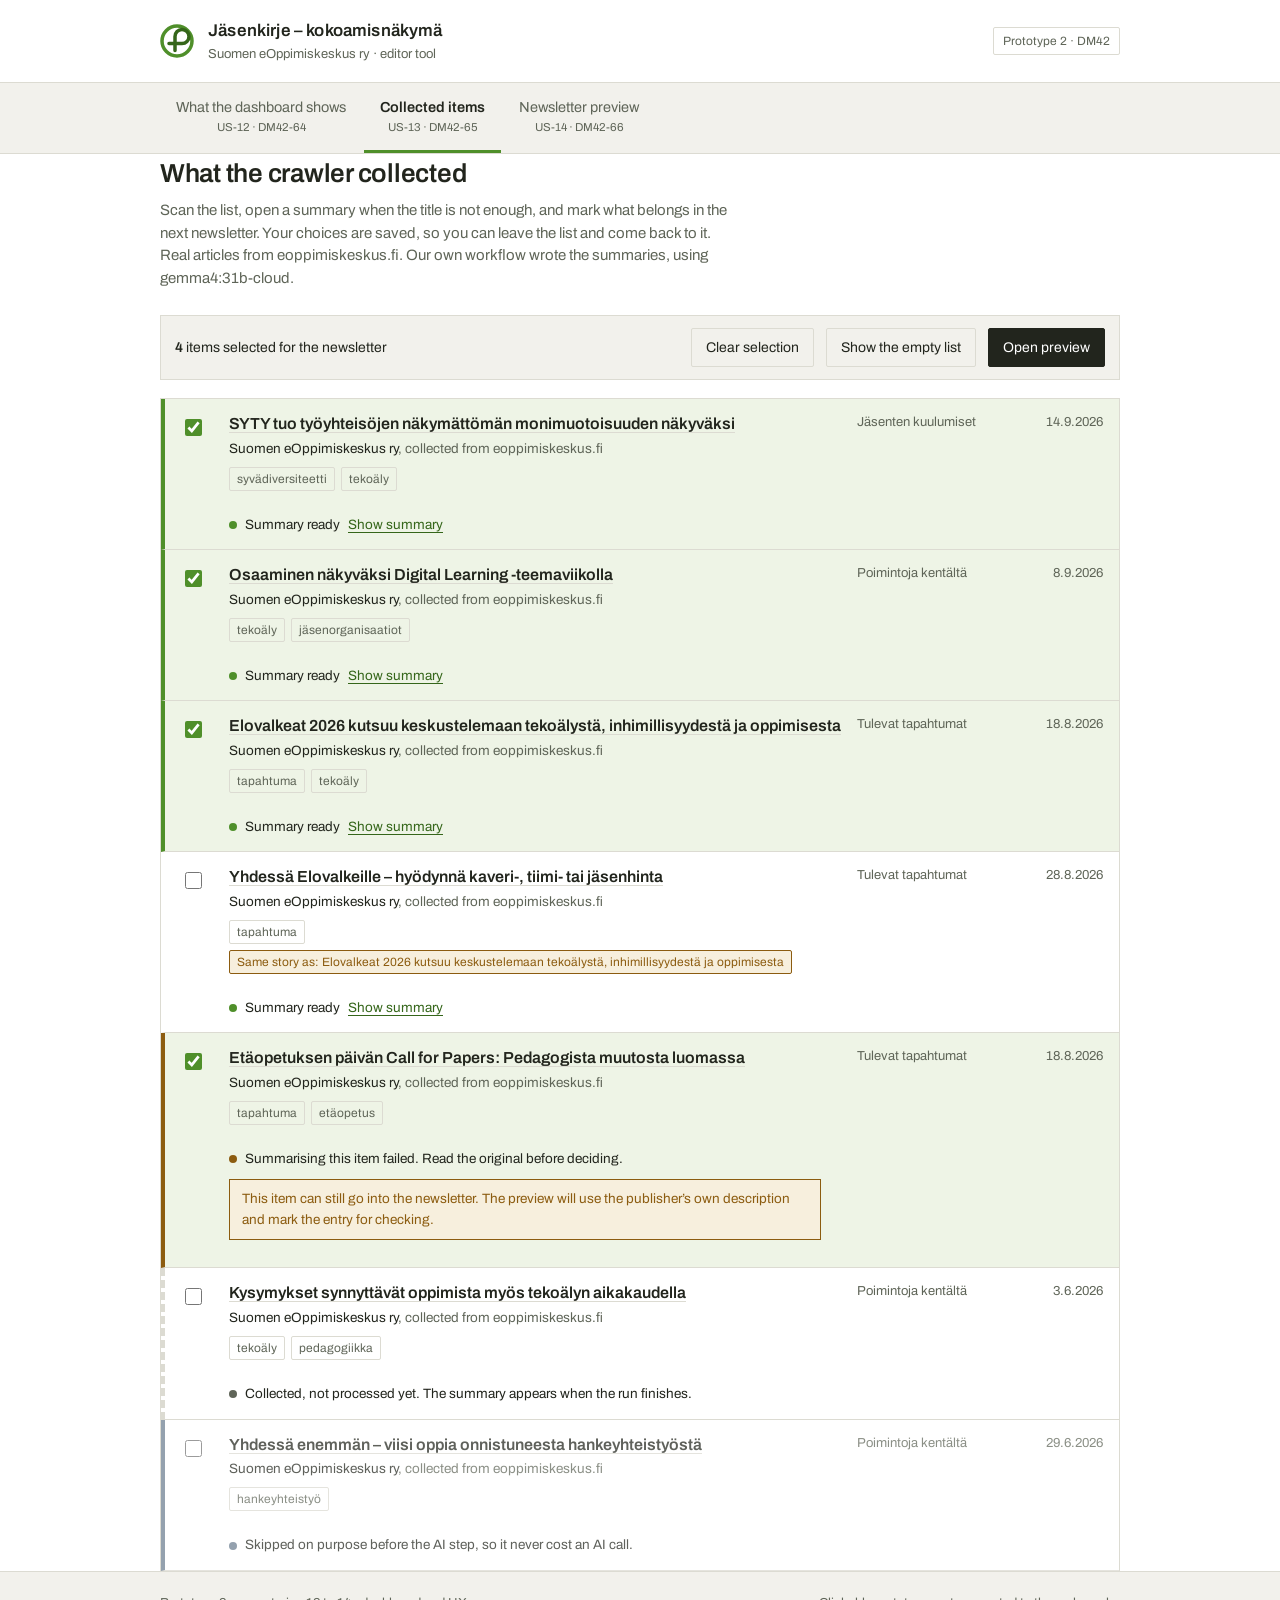
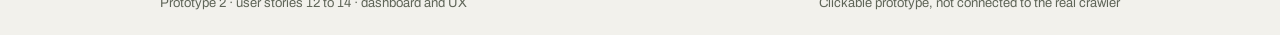
<file: prototype-2-newsletter-dashboard.html>
<!DOCTYPE html>
<html lang="en">
<head>
<meta charset="utf-8">
<meta name="viewport" content="width=device-width, initial-scale=1">
<title>Newsletter dashboard, Prototype 2 (DM42)</title>
<link rel="preconnect" href="https://fonts.googleapis.com">
<link rel="preconnect" href="https://fonts.gstatic.com" crossorigin>
<link href="https://fonts.googleapis.com/css2?family=Archivo:wght@400;500;600&family=Source+Serif+4:opsz,wght@8..60,400;8..60,600&display=swap" rel="stylesheet">
<style>
:root{
  --paper:#ffffff;
  --band:#f2f1ec;
  --ink:#22251d;
  --soft:#5f6558;
  --rule:#dcdbd2;
  --green:#4f8f2a;
  --green-deep:#35661a;
  --wash:#eef4e6;
  --amber:#8c5c10;
  --amber-wash:#f7efdd;
  --sans:"Archivo","Segoe UI",Helvetica,Arial,sans-serif;
  --serif:"Source Serif 4",Georgia,"Times New Roman",serif;
}
@media (prefers-color-scheme: dark){
  :root:not([data-theme="light"]){
    --paper:#15170f; --band:#1c1f17; --ink:#e9eae3; --soft:#a7ac9d; --rule:#343829;
    --green:#8cc460; --green-deep:#a9d684; --wash:#222d18; --amber:#d8a852; --amber-wash:#312717;
  }
}
:root[data-theme="dark"]{
  --paper:#15170f; --band:#1c1f17; --ink:#e9eae3; --soft:#a7ac9d; --rule:#343829;
  --green:#8cc460; --green-deep:#a9d684; --wash:#222d18; --amber:#d8a852; --amber-wash:#312717;
}
*{box-sizing:border-box}
html{-webkit-text-size-adjust:100%}
body{
  margin:0;background:var(--paper);color:var(--ink);
  font-family:var(--sans);font-size:16px;line-height:1.5;
}
img{max-width:100%}
a{color:var(--green-deep)}
:focus-visible{outline:2px solid var(--green);outline-offset:2px}
.wrap{max-width:1000px;margin:0 auto;padding:0 20px}

/* ---------- brand bar ---------- */
.brand{border-bottom:1px solid var(--rule);background:var(--paper)}
.brand .wrap{display:flex;align-items:center;gap:14px;padding-top:18px;padding-bottom:18px;flex-wrap:wrap}
.mark{flex:0 0 auto}
.brand h1{font-size:17px;font-weight:600;margin:0;letter-spacing:.01em}
.brand p{margin:1px 0 0;font-size:13px;color:var(--soft)}
.stamp{margin-left:auto;font-size:12px;color:var(--soft);border:1px solid var(--rule);padding:4px 9px;border-radius:2px}

/* ---------- tabs ---------- */
nav.tabs{background:var(--band);border-bottom:1px solid var(--rule)}
nav.tabs .wrap{display:flex;gap:2px;overflow-x:auto}
.tab{
  appearance:none;border:0;background:none;font:inherit;font-size:14.5px;color:var(--soft);
  padding:14px 16px;cursor:pointer;white-space:nowrap;border-bottom:3px solid transparent;
}
.tab:hover{color:var(--ink)}
.tab[aria-selected="true"]{color:var(--ink);font-weight:600;border-bottom-color:var(--green)}
.tab small{display:block;font-weight:400;font-size:11.5px;color:var(--soft)}

/* ---------- page shell ---------- */
main{padding:34px 0 70px}
.lede{max-width:64ch;margin:0 0 26px}
.lede h2{font-size:26px;font-weight:600;margin:0 0 6px;letter-spacing:-.01em}
.lede p{margin:0;color:var(--soft);font-size:15px}
[hidden]{display:none !important}

/* ---------- toolbar ---------- */
.toolbar{
  display:flex;align-items:center;gap:12px;flex-wrap:wrap;
  padding:12px 14px;background:var(--band);border:1px solid var(--rule);margin-bottom:18px;
}
.count{font-size:14px}
.count b{font-weight:600}
.spacer{margin-left:auto}
.btn{
  appearance:none;font:inherit;font-size:14px;cursor:pointer;
  background:var(--ink);color:var(--paper);border:1px solid var(--ink);padding:8px 14px;border-radius:2px;
}
.btn:hover{background:var(--green-deep);border-color:var(--green-deep);color:#fff}
.btn.ghost{background:transparent;color:var(--ink);border-color:var(--rule)}
.btn.ghost:hover{background:transparent;color:var(--green-deep);border-color:var(--green)}

/* ---------- item list ---------- */
.list{border:1px solid var(--rule);border-bottom:0}
.item{border-bottom:1px solid var(--rule);border-left:4px solid transparent;background:var(--paper)}
.item.is-selected{border-left-color:var(--green);background:var(--wash)}
.item.is-unprocessed{border-left:4px dashed var(--rule)}
.item.is-failed{border-left-color:var(--amber)}
.item.is-filtered{border-left-color:#6b7d8f;opacity:.72}
.row{display:grid;grid-template-columns:34px minmax(0,1fr) 128px 104px;gap:14px;padding:14px 16px;align-items:start}
.pick{margin-top:3px}
.pick input{width:17px;height:17px;accent-color:var(--green);cursor:pointer}
.title{font-size:16px;font-weight:600;margin:0;line-height:1.35}
.title a{color:inherit;text-decoration:none;border-bottom:1px solid var(--rule)}
.title a:hover{border-bottom-color:var(--green)}
.by{margin:4px 0 0;font-size:13.5px;color:var(--soft)}
.by .pub{color:var(--ink)}
.sig{margin:8px 0 0;display:flex;gap:6px;flex-wrap:wrap}
.chip{font-size:12px;border:1px solid var(--rule);padding:2px 7px;border-radius:2px;color:var(--soft)}
.chip.dup{border-color:var(--amber);color:var(--amber);background:var(--amber-wash)}
.kind{font-size:13px;color:var(--soft)}
.when{font-size:13px;color:var(--soft);text-align:right}
.state{grid-column:2 / -1;margin-top:10px}
.state-line{font-size:13.5px;display:flex;align-items:center;gap:8px;flex-wrap:wrap}
.dot{width:8px;height:8px;border-radius:50%;background:var(--green);flex:0 0 auto}
.dot.grey{background:var(--soft)}
.dot.amber{background:var(--amber)}
.dot.blue{background:#6b7d8f}
.linkish{
  appearance:none;border:0;background:none;font:inherit;font-size:13.5px;color:var(--green-deep);
  cursor:pointer;padding:0;text-decoration:underline;text-underline-offset:3px;
}
.summary{
  margin:10px 0 2px;padding:12px 14px;background:var(--band);border:1px solid var(--rule);
  font-size:14.5px;max-width:74ch;
}
.summary p{margin:0}
.summary .src{margin-top:7px;font-size:12.5px;color:var(--soft)}
.note{font-size:13.5px;color:var(--amber);background:var(--amber-wash);border:1px solid var(--amber);padding:9px 12px;margin-top:10px;max-width:74ch}

/* ---------- empty state ---------- */
.empty{border:1px solid var(--rule);background:var(--band);padding:44px 26px;text-align:center}
.empty h3{margin:0 0 8px;font-size:19px;font-weight:600}
.empty p{margin:0 auto 18px;max-width:46ch;color:var(--soft);font-size:15px}

/* ---------- fields table ---------- */
.tablewrap{overflow-x:auto;border:1px solid var(--rule)}
table{border-collapse:collapse;width:100%;min-width:640px;font-size:14.5px}
th,td{text-align:left;padding:11px 14px;border-bottom:1px solid var(--rule);vertical-align:top}
th{background:var(--band);font-weight:600;font-size:13.5px}
tbody tr:last-child td{border-bottom:0}
td.who{color:var(--soft)}
tr.gap td{background:var(--amber-wash)}
tr.gap td.who{color:var(--amber)}
.prov{font-size:13.5px;color:var(--soft)}
.legend{margin-top:14px;font-size:13.5px;color:var(--soft);max-width:70ch}

/* ---------- newsletter preview ---------- */
.paperframe{border:1px solid var(--rule);background:var(--paper);padding:38px 34px}
.nlhead{border-bottom:2px solid var(--green);padding-bottom:16px;margin-bottom:28px}
.nlhead h3{font-family:var(--serif);font-size:30px;font-weight:600;margin:0;letter-spacing:-.01em}
.nlhead p{margin:6px 0 0;font-size:13.5px;color:var(--soft)}
.group{margin-bottom:34px}
.group > h4{
  font-family:var(--sans);font-size:14px;font-weight:600;margin:0 0 14px;
  padding-bottom:6px;border-bottom:1px solid var(--rule);color:var(--green-deep);
}
.entry{margin:0 0 22px;padding-left:14px;border-left:2px solid var(--rule);max-width:70ch}
.entry.attention{border-left-color:var(--amber)}
.entry h5{font-family:var(--serif);font-size:19px;font-weight:600;margin:0 0 5px;line-height:1.3}
.entry .attrib{font-size:13px;color:var(--soft);margin:0 0 8px}
.entry .attrib a{color:var(--green-deep)}
.entry .text{font-family:var(--serif);font-size:16px;line-height:1.62;margin:0}
.entry .fallback{color:var(--soft)}
.flag{display:inline-block;margin-top:9px;font-size:12.5px;color:var(--amber);background:var(--amber-wash);border:1px solid var(--amber);padding:3px 8px}
.nothing{color:var(--soft);font-size:15px;font-style:italic}

footer{border-top:1px solid var(--rule);background:var(--band);padding:22px 0;font-size:13px;color:var(--soft)}
footer .wrap{display:flex;gap:16px;flex-wrap:wrap;justify-content:space-between}

@media (max-width:720px){
  .row{grid-template-columns:30px minmax(0,1fr);gap:10px}
  .kind,.when{grid-column:2;text-align:left}
  .state{grid-column:1 / -1}
  .paperframe{padding:24px 18px}
  .nlhead h3{font-size:24px}
}
@media (prefers-reduced-motion:reduce){*{transition:none !important;animation:none !important}}
</style>
</head>
<body>

<header class="brand">
  <div class="wrap">
    <svg class="mark" width="34" height="34" viewBox="0 0 34 34" aria-hidden="true">
      <circle cx="17" cy="17" r="15" fill="none" stroke="var(--green)" stroke-width="3.5"/>
      <path d="M9 19.5h13a7 7 0 1 0-7-7v14" fill="none" stroke="var(--green-deep)" stroke-width="3.5" stroke-linecap="round"/>
    </svg>
    <div>
      <h1>Jäsenkirje – kokoamisnäkymä</h1>
      <p>Suomen eOppimiskeskus ry · editor tool</p>
    </div>
    <span class="stamp">Prototype 2 · DM42</span>
  </div>
</header>

<nav class="tabs">
  <div class="wrap" role="tablist" aria-label="Prototype pages">
    <button class="tab" role="tab" id="tab-fields" aria-controls="page-fields" aria-selected="false" data-page="fields">What the dashboard shows<small>US-12 · DM42-64</small></button>
    <button class="tab" role="tab" id="tab-dash" aria-controls="page-dash" aria-selected="true" data-page="dash">Collected items<small>US-13 · DM42-65</small></button>
    <button class="tab" role="tab" id="tab-preview" aria-controls="page-preview" aria-selected="false" data-page="preview">Newsletter preview<small>US-14 · DM42-66</small></button>
  </div>
</nav>

<main class="wrap">

  <!-- ============ US-12 ============ -->
  <section id="page-fields" role="tabpanel" aria-labelledby="tab-fields" hidden>
    <div class="lede">
      <h2>Fields on the dashboard, and where each one comes from</h2>
      <p>The editors agreed this list. Every field comes from a part of the system that already exists, so nothing on the screen is promised that we cannot actually produce.</p>
    </div>
    <div class="tablewrap">
      <table>
        <thead>
          <tr><th scope="col">Field</th><th scope="col">What the editor sees</th><th scope="col">Produced by</th></tr>
        </thead>
        <tbody>
          <tr><td>Title</td><td>Headline of the article, links to the original</td><td class="who">Crawler</td></tr>
          <tr><td>Publisher</td><td>Organisation that published it, named on every entry</td><td class="who">Crawler</td></tr>
          <tr><td>Source</td><td>Feed or site the item was collected from</td><td class="who">Crawler</td></tr>
          <tr><td>Publication date</td><td>Date given by the publisher</td><td class="who">Crawler</td></tr>
          <tr><td>Original link</td><td>Address of the article itself</td><td class="who">Crawler</td></tr>
          <tr><td>Section</td><td>Which part of the newsletter it belongs in: events, member news, highlights from the field</td><td class="who">Editor, for now</td></tr>
          <tr><td>AI summary</td><td>Three to four sentences, one click away on the row</td><td class="who">Summarisation workflow</td></tr>
          <tr><td>Detected signals</td><td>Topic tags such as tekoäly or saavutettavuus</td><td class="who">Signal workflow</td></tr>
          <tr><td>Selection state</td><td>Whether the item is going into this newsletter</td><td class="who">Dashboard</td></tr>
          <tr><td>Duplicate marker</td><td>Points at the item this one repeats</td><td class="who">Dashboard</td></tr>
          <tr class="gap"><td>Author</td><td>Requested by the editors, but left out of the design</td><td class="who">Nobody</td></tr>
        </tbody>
      </table>
    </div>
    <p class="legend">Author was checked with the crawler owner: most of the sources do not publish a machine-readable author, so the field would usually be empty. It is recorded here as a known gap rather than built into the dashboard. Section is stored on every item, but nothing fills it in automatically yet, so for now an editor picks it.</p>
  </section>

  <!-- ============ US-13 ============ -->
  <section id="page-dash" role="tabpanel" aria-labelledby="tab-dash">
    <div class="lede">
      <h2>What the crawler collected</h2>
      <p>Scan the list, open a summary when the title is not enough, and mark what belongs in the next newsletter. Your choices are saved, so you can leave the list and come back to it.</p>
      <p class="prov">Real articles from eoppimiskeskus.fi. Our own workflow wrote the summaries, using gemma4:31b-cloud.</p>
    </div>

    <div class="toolbar">
      <span class="count"><b id="selcount">0</b> items selected for the newsletter</span>
      <span class="spacer"></span>
      <button class="btn ghost" id="clearsel" type="button">Clear selection</button>
      <button class="btn ghost" id="toggleempty" type="button">Show the empty list</button>
      <button class="btn" id="gopreview" type="button">Open preview</button>
    </div>

    <div class="list" id="list"></div>

    <div class="empty" id="emptystate" hidden>
      <h3>Nothing collected yet</h3>
      <p>The crawler has not brought in any items for this period. The next run is tonight at 02:00. Fetch now to check the sources straight away.</p>
      <button class="btn" id="exitempty" type="button">Fetch now</button>
    </div>
  </section>

  <!-- ============ US-14 ============ -->
  <section id="page-preview" role="tabpanel" aria-labelledby="tab-preview" hidden>
    <div class="lede">
      <h2>The newsletter as the members will read it</h2>
      <p>Selected items in the order the newsletter uses. Read it through before sending, and go back to the list to change what is in it.</p>
    </div>

    <div class="toolbar">
      <span class="count"><b id="prevcount">0</b> items in this draft</span>
      <span class="spacer"></span>
      <button class="btn ghost" id="backtolist" type="button">Back to the list</button>
      <button class="btn" id="sendbtn" type="button">Send to members</button>
    </div>

    <div class="paperframe">
      <div class="nlhead">
        <h3>Jäsenkirje 9/2026</h3>
        <p>Draft · not sent · Suomen eOppimiskeskus ry</p>
      </div>
      <div id="preview"></div>
    </div>
  </section>

</main>

<footer>
  <div class="wrap">
    <span>Prototype 2 · user stories 12 to 14 · dashboard and UX</span>
    <span>Clickable prototype, not connected to the real crawler</span>
  </div>
</footer>

<script>
var ITEMS = [
  {
    "id": "i1",
    "title": "SYTY tuo työyhteisöjen näkymättömän monimuotoisuuden näkyväksi",
    "publisher": "Suomen eOppimiskeskus ry",
    "source": "eoppimiskeskus.fi",
    "date": "14.9.2026",
    "url": "https://eoppimiskeskus.fi/syty-tuo-tyoyhteisojen-nakymattoman-monimuotoisuuden-nakyvaksi/",
    "section": "Jäsenten kuulumiset",
    "group": "members",
    "signals": [
      "syvädiversiteetti",
      "tekoäly"
    ],
    "status": "ok",
    "summary": "Työyhteisön monimuotoisuus rakentuu myös erilaisten ajattelutapojen, arvojen, vahvuuksien, kokemusten ja oppimistapojen varaan. Syyskuussa alkanut SYTY-hanke auttaa organisaatioita tunnistamaan tämän monimuotoisuuden ja hyödyntämään sitä voimavarana. eOppimiskeskus vastaa hankkeessa digitaalisiin työkaluihin ja tekoälyyn liittyvästä kokonaisuudesta."
  },
  {
    "id": "i2",
    "title": "Osaaminen näkyväksi Digital Learning -teemaviikolla",
    "publisher": "Suomen eOppimiskeskus ry",
    "source": "eoppimiskeskus.fi",
    "date": "8.9.2026",
    "url": "https://eoppimiskeskus.fi/osaaminen-nakyvaksi-digital-learning-teemaviikolla/",
    "section": "Poimintoja kentältä",
    "group": "field",
    "signals": [
      "tekoäly",
      "jäsenorganisaatiot"
    ],
    "status": "ok",
    "summary": "UNESCOn Digital Learning -teemaviikkoa vietetään 8.–11.9.2026 teemalla Education in the age of AI. eOppimiskeskus juhlistaa viikkoa esittelemällä jäsenistönsä osaamista ja kehitystyötä. Tekstissä mainitaan Qridin ja Sanoma Pron yhteistyö, RATEKOn eKoulutusten tavoittavuus sekä GreenICTComp-koulutuksen materiaalit."
  },
  {
    "id": "i3",
    "title": "Elovalkeat 2026 kutsuu keskustelemaan tekoälystä, inhimillisyydestä ja oppimisesta",
    "publisher": "Suomen eOppimiskeskus ry",
    "source": "eoppimiskeskus.fi",
    "date": "18.8.2026",
    "url": "https://eoppimiskeskus.fi/elovalkeat-2026-kutsuu-keskustelemaan-tekoalysta-inhimillisyydesta-ja-oppimisesta/",
    "section": "Tulevat tapahtumat",
    "group": "events",
    "signals": [
      "tapahtuma",
      "tekoäly"
    ],
    "status": "ok",
    "summary": "Tampereella järjestettävässä Elovalkeat 2026 -tapahtumassa käsitellään työn muutosta tekoälymurroksen aikana 17.9.2026 klo 12–16 Kokouskeskus Puistotornissa. Tilaisuus on suunnattu johtajille, esihenkilöille sekä henkilöstö- ja kehittämisvastaaville, ja puhujina ovat Niina Majaniemi, Johanna Pystynen, Laura Katajisto ja Henna-Riikka Ahvenjärvi. eOppimiskeskuksen jäsenet saavat tapahtumasta jäsenhinnan."
  },
  {
    "id": "i4",
    "title": "Yhdessä Elovalkeille – hyödynnä kaveri-, tiimi- tai jäsenhinta",
    "publisher": "Suomen eOppimiskeskus ry",
    "source": "eoppimiskeskus.fi",
    "date": "28.8.2026",
    "url": "https://eoppimiskeskus.fi/yhdessa-elovalkeille-hyodynna-kaveri-tiimi-tai-jasenhinta/",
    "section": "Tulevat tapahtumat",
    "group": "events",
    "signals": [
      "tapahtuma"
    ],
    "status": "ok",
    "duplicateOf": "Elovalkeat 2026 kutsuu keskustelemaan tekoälystä, inhimillisyydestä ja oppimisesta",
    "summary": "Elovalkeat 2026 järjestetään 17.9.2026 Tampereen Kokouskeskus Puistotornissa. Tapahtumassa käsitellään tekoälyn vaikutuksia työhön ja oppimiseen keynote-puheenvuorojen, sytykepajojen ja keskustelujen muodossa. Suomen eOppimiskeskus ry:n jäsenet osallistuvat tapahtumaan 69 eurolla."
  },
  {
    "id": "i5",
    "title": "Etäopetuksen päivän Call for Papers: Pedagogista muutosta luomassa",
    "publisher": "Suomen eOppimiskeskus ry",
    "source": "eoppimiskeskus.fi",
    "date": "18.8.2026",
    "url": "https://eoppimiskeskus.fi/etaopetuksen-paivan-call-for-papers-pedagogista-muutosta-luomassa/",
    "section": "Tulevat tapahtumat",
    "group": "events",
    "signals": [
      "tapahtuma",
      "etäopetus"
    ],
    "status": "failed",
    "summary": null,
    "publisherText": "Miltä pedagoginen muutos näyttää käytännössä etä- ja hybridiopetuksessa?"
  },
  {
    "id": "i6",
    "title": "Kysymykset synnyttävät oppimista myös tekoälyn aikakaudella",
    "publisher": "Suomen eOppimiskeskus ry",
    "source": "eoppimiskeskus.fi",
    "date": "3.6.2026",
    "url": "https://eoppimiskeskus.fi/kysymykset-synnyttavat-oppimista-myos-tekoalyn-aikakaudella/",
    "section": "Poimintoja kentältä",
    "group": "field",
    "signals": [
      "tekoäly",
      "pedagogiikka"
    ],
    "status": "new",
    "summary": null
  },
  {
    "id": "i7",
    "title": "Yhdessä enemmän – viisi oppia onnistuneesta hankeyhteistyöstä",
    "publisher": "Suomen eOppimiskeskus ry",
    "source": "eoppimiskeskus.fi",
    "date": "29.6.2026",
    "url": "https://eoppimiskeskus.fi/yhdessa-enemman-viisi-oppia-onnistuneesta-hankeyhteistyosta/",
    "section": "Poimintoja kentältä",
    "group": "field",
    "signals": [
      "hankeyhteistyö"
    ],
    "status": "filtered",
    "summary": null
  }
];

var GROUPS = [
  {key:"events", label:"Tulevat tapahtumat"},
  {key:"members", label:"Jäsenten kuulumiset"},
  {key:"field", label:"Poimintoja kentältä"}
];

var KEY = "dm42.proto2.selection";
var selected = {};
try{
  var saved = localStorage.getItem(KEY);
  if(saved){ selected = JSON.parse(saved) || {}; }
  else { selected = {i1:true, i2:true, i3:true, i5:true}; }
}catch(e){ selected = {i1:true, i2:true, i3:true, i5:true}; }

function persist(){
  try{ localStorage.setItem(KEY, JSON.stringify(selected)); }catch(e){}
}
function selectedIds(){
  return ITEMS.filter(function(it){ return !!selected[it.id]; }).map(function(it){ return it.id; });
}
function esc(s){
  return String(s).replace(/[&<>"']/g, function(c){
    return {"&":"&amp;","<":"&lt;",">":"&gt;",'"':"&quot;","'":"&#39;"}[c];
  });
}

/* ---------- dashboard ---------- */
function statusLine(it){
  if(it.status === "ok"){
    return '<span class="dot"></span><span>Summary ready</span>' +
           '<button class="linkish" type="button" data-toggle="'+it.id+'" aria-expanded="false" aria-controls="sum-'+it.id+'">Show summary</button>';
  }
  if(it.status === "new"){
    return '<span class="dot grey"></span><span>Collected, not processed yet. The summary appears when the run finishes.</span>';
  }
  if(it.status === "filtered"){
    return '<span class="dot blue"></span><span>Skipped on purpose before the AI step, so it never cost an AI call.</span>';
  }
  return '<span class="dot amber"></span><span>Summarising this item failed. Read the original before deciding.</span>';
}

function renderList(){
  var html = ITEMS.map(function(it){
    var cls = "item" + (selected[it.id] ? " is-selected" : "") +
      (it.status === "new" ? " is-unprocessed" : "") + (it.status === "failed" ? " is-failed" : "") +
      (it.status === "filtered" ? " is-filtered" : "");
    var chips = it.signals.map(function(s){ return '<span class="chip">'+esc(s)+'</span>'; }).join("");
    if(it.duplicateOf){ chips += '<span class="chip dup">Same story as: '+esc(it.duplicateOf)+'</span>'; }
    return '<article class="'+cls+'" id="item-'+it.id+'">'+
      '<div class="row">'+
        '<div class="pick"><input type="checkbox" id="chk-'+it.id+'" data-pick="'+it.id+'"'+(selected[it.id]?" checked":"")+
          ' aria-label="Select '+esc(it.title)+' for the newsletter"></div>'+
        '<div>'+
          '<h3 class="title"><a href="'+esc(it.url)+'" target="_blank" rel="noopener">'+esc(it.title)+'</a></h3>'+
          '<p class="by"><span class="pub">'+esc(it.publisher)+'</span>, collected from '+esc(it.source)+'</p>'+
          '<div class="sig">'+chips+'</div>'+
        '</div>'+
        '<div class="kind">'+esc(it.section)+'</div>'+
        '<div class="when">'+esc(it.date)+'</div>'+
        '<div class="state">'+
          '<div class="state-line">'+statusLine(it)+'</div>'+
          (it.status === "ok" ?
            '<div class="summary" id="sum-'+it.id+'" hidden><p>'+esc(it.summary)+'</p>'+
              '<p class="src">AI summary · always check it against the original</p></div>' : '')+
          (it.status === "failed" ?
            '<p class="note">This item can still go into the newsletter. The preview will use the publisher\u2019s own description and mark the entry for checking.</p>' : '')+
        '</div>'+
      '</div></article>';
  }).join("");
  document.getElementById("list").innerHTML = html;
  updateCounts();
}

function updateCounts(){
  var n = selectedIds().length;
  document.getElementById("selcount").textContent = n;
  document.getElementById("prevcount").textContent = n;
}

/* ---------- preview ---------- */
function renderPreview(){
  var chosen = ITEMS.filter(function(it){ return !!selected[it.id]; });
  var host = document.getElementById("preview");
  if(!chosen.length){
    host.innerHTML = '<p class="nothing">No items selected yet. Pick items in the list and they appear here in the newsletter order.</p>';
    updateCounts(); return;
  }
  host.innerHTML = GROUPS.map(function(g){
    var inGroup = chosen.filter(function(it){ return it.group === g.key; });
    if(!inGroup.length){ return ""; }
    var entries = inGroup.map(function(it){
      var attention = (it.status !== "ok");
      var body;
      if(it.status === "ok"){ body = '<p class="text">'+esc(it.summary)+'</p>'; }
      else if(it.publisherText){ body = '<p class="text fallback">'+esc(it.publisherText)+'</p>'; }
      else { body = '<p class="text fallback">No summary and no publisher description. Write a line here or drop the item.</p>'; }
      return '<div class="entry'+(attention?" attention":"")+'">'+
        '<h5>'+esc(it.title)+'</h5>'+
        '<p class="attrib">'+esc(it.publisher)+' · <a href="'+esc(it.url)+'" target="_blank" rel="noopener">Read the original</a></p>'+
        body+
        (attention ? '<span class="flag">Needs checking before sending. This text is the publisher\u2019s own description, not an AI summary.</span>' : '')+
      '</div>';
    }).join("");
    return '<section class="group"><h4>'+esc(g.label)+'</h4>'+entries+'</section>';
  }).join("");
  updateCounts();
}

/* ---------- interactions ---------- */
document.getElementById("list").addEventListener("click", function(ev){
  var t = ev.target.closest("[data-toggle]");
  if(!t) return;
  var box = document.getElementById("sum-"+t.getAttribute("data-toggle"));
  var open = box.hasAttribute("hidden");
  if(open){ box.removeAttribute("hidden"); } else { box.setAttribute("hidden",""); }
  t.setAttribute("aria-expanded", open ? "true" : "false");
  t.textContent = open ? "Hide summary" : "Show summary";
});

document.getElementById("list").addEventListener("change", function(ev){
  var t = ev.target.closest("[data-pick]");
  if(!t) return;
  var id = t.getAttribute("data-pick");
  if(t.checked){ selected[id] = true; } else { delete selected[id]; }
  persist();
  document.getElementById("item-"+id).classList.toggle("is-selected", !!selected[id]);
  updateCounts();
});

document.getElementById("clearsel").addEventListener("click", function(){
  selected = {}; persist(); renderList();
});

var emptyOn = false;
function setEmpty(on){
  emptyOn = on;
  document.getElementById("list").hidden = on;
  document.getElementById("emptystate").hidden = !on;
  document.getElementById("toggleempty").textContent = on ? "Show the collected items" : "Show the empty list";
}
document.getElementById("toggleempty").addEventListener("click", function(){ setEmpty(!emptyOn); });
document.getElementById("exitempty").addEventListener("click", function(){ setEmpty(false); });

function show(page){
  ["fields","dash","preview"].forEach(function(p){
    var panel = document.getElementById("page-"+p);
    var tab = document.querySelector('[data-page="'+p+'"]');
    var on = (p === page);
    panel.hidden = !on;
    tab.setAttribute("aria-selected", on ? "true" : "false");
  });
  if(page === "preview"){ renderPreview(); }
  window.scrollTo({top:0, behavior:"auto"});
}
Array.prototype.forEach.call(document.querySelectorAll(".tab"), function(tab){
  tab.addEventListener("click", function(){ show(tab.getAttribute("data-page")); });
});
document.getElementById("gopreview").addEventListener("click", function(){ show("preview"); });
document.getElementById("backtolist").addEventListener("click", function(){ show("dash"); });
document.getElementById("sendbtn").addEventListener("click", function(){
  var risky = ITEMS.filter(function(it){ return selected[it.id] && it.status !== "ok"; }).length;
  alert(risky ? (risky + (risky === 1 ? " entry needs" : " entries need") + " checking before this draft can be sent.") : "Draft is ready to send.");
});

renderList();
renderPreview();
</script>
</body>
</html>
</file>
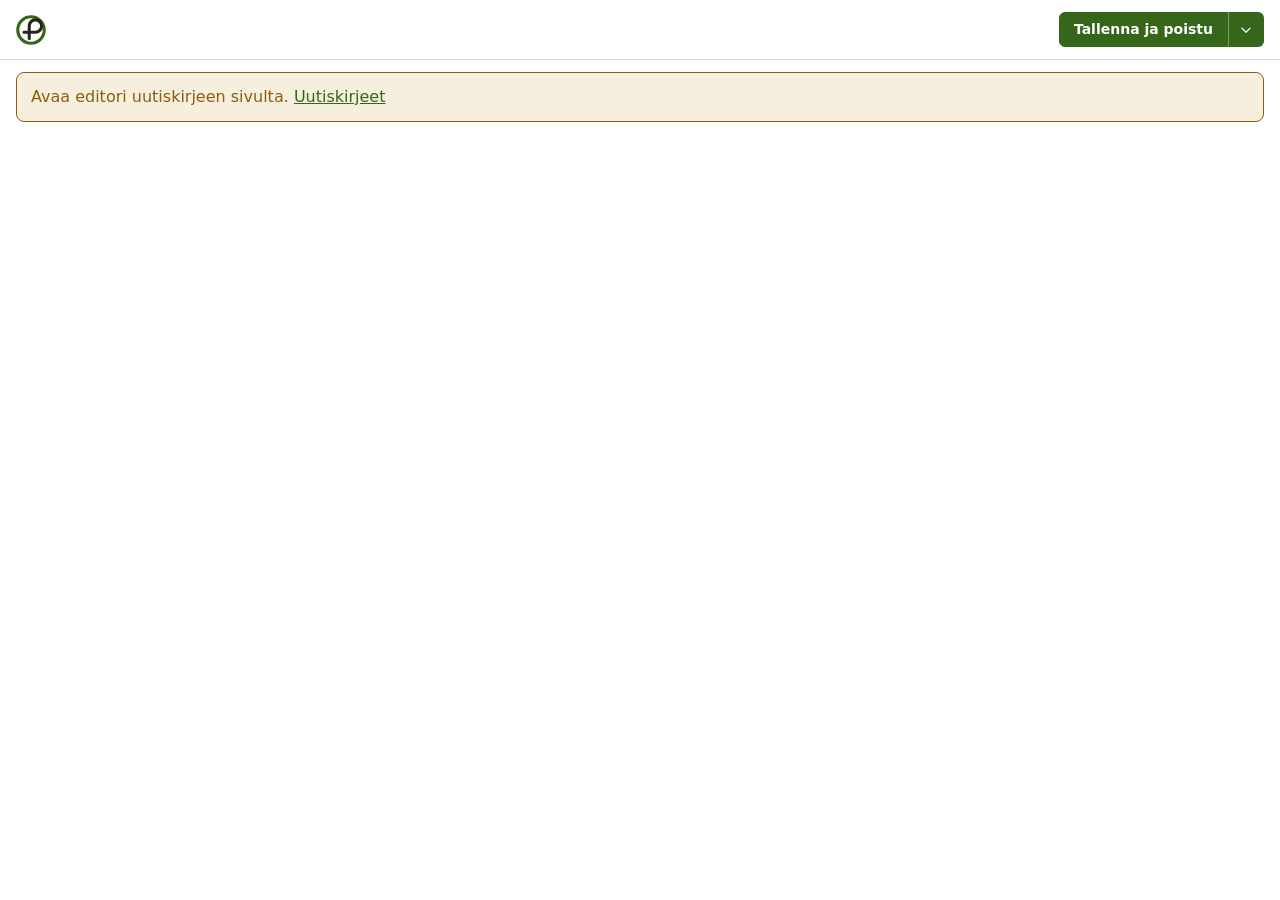
<file: dashboard/web/editor.html>
<!doctype html>
<html lang="fi">
<head>
<meta charset="utf-8">
<meta name="viewport" content="width=device-width, initial-scale=1">
<meta name="color-scheme" content="light dark">
<script src="js/theme.js"></script>
<meta name="referrer" content="no-referrer">
<title>Uutiskirjeen editori</title>
<link rel="icon" href="favicon.svg" type="image/svg+xml">
<link rel="stylesheet" href="css/base.css">
<link rel="stylesheet" href="css/ui.css">
<link rel="stylesheet" href="css/editor.css">
<script type="module" src="js/editor/main.js"></script>
</head>
<body class="editor-page">
<header class="ed-top">
  <a class="ed-logo" href="index.html#/newsletters" data-t-label="editor.toList">
    <svg class="mark" width="30" height="30" viewBox="0 0 34 34" aria-hidden="true">
      <circle class="ring" cx="17" cy="17" r="15"/>
      <path class="letter" d="M9 19.5h13a7 7 0 1 0-7-7v14"/>
    </svg>
  </a>
  <div class="ed-name-wrap"><button type="button" class="ed-name" id="ed-name"></button></div>
  <span class="ed-saved" id="ed-saved" aria-live="polite"></span>
  <div class="ed-top-actions">
    <button type="button" class="btn ghost" id="ed-test" data-t-label="editor.sendTest" hidden><span data-icon="send" data-icon-size="18"></span> <span data-t="editor.sendTest"></span></button>
    <div class="ed-split">
      <button type="button" class="btn" id="ed-exit"><span class="ed-wide" data-t="editor.saveExit"></span><span class="ed-narrow" data-t="editor.done"></span></button>
      <button type="button" class="btn ed-split-caret" id="ed-exit-menu" data-popover-anchor data-t-label="editor.moreSaving" data-icon="chevronDown" data-icon-size="18"></button>
    </div>
  </div>
</header>

<p class="ed-message problem" id="ed-message" hidden></p>

<div class="ed-body">
  <nav class="ed-rail" data-t-label="rail.label">
    <button type="button" class="ed-rail-item" data-panel="blocks" aria-current="true"><span data-icon="blocks" data-icon-size="22"></span><span data-t="rail.blocks"></span></button>
    <button type="button" class="ed-rail-item" data-panel="sections"><span data-icon="sections" data-icon-size="22"></span><span data-t="rail.sections"></span></button>
    <button type="button" class="ed-rail-item" data-panel="styles"><span data-icon="styles" data-icon-size="22"></span><span data-t="rail.styles"></span></button>
    <button type="button" class="ed-rail-item" data-panel="check"><span data-icon="check" data-icon-size="22"></span><span data-t="rail.check"></span><span class="ed-badge" id="ed-check-badge" hidden></span></button>
  </nav>

  <aside class="ed-panel" id="ed-panel">
    <div class="ed-panel-page" id="panel-blocks"></div>
    <div class="ed-panel-page" id="panel-sections" hidden></div>
    <div class="ed-panel-page" id="panel-styles" hidden></div>
    <div class="ed-panel-page" id="panel-check" hidden></div>
    <div class="ed-panel-page ed-settings" id="panel-settings" hidden></div>
  </aside>

  <main class="ed-canvas">
    <h1 class="sr-only" id="ed-title"></h1>
    <p class="ed-phone-note" data-t="editor.phoneNote"></p>
    <div class="ed-canvas-bar">
      <div class="ed-devices" role="group" data-t-label="editor.view">
        <button type="button" class="ed-device" id="ed-desktop" aria-pressed="true" data-t-label="editor.desktop" data-icon="desktop"></button>
        <button type="button" class="ed-device" id="ed-tablet" aria-pressed="false" data-t-label="editor.tablet" data-icon="tablet"></button>
        <button type="button" class="ed-device" id="ed-phone" aria-pressed="false" data-t-label="editor.mobile" data-icon="mobile"></button>
      </div>
      <button type="button" class="ed-model" id="ed-model" aria-haspopup="menu" hidden></button>
      <div class="ed-canvas-tools">
        <button type="button" class="ed-tool" id="ed-undo" data-t-label="editor.undo" data-icon="undo"></button>
        <button type="button" class="ed-tool" id="ed-redo" data-t-label="editor.redo" data-icon="redo"></button>
        <button type="button" class="ed-tool ed-tool-badge" id="ed-comments-toggle" data-t-label="editor.comments"><span data-icon="comment"></span><span class="ed-badge" id="ed-comments-badge" hidden></span></button>
        <button type="button" class="btn ghost small" id="ed-preview" data-t="editor.preview"></button>
      </div>
    </div>
    <div class="ed-texttools" id="ed-texttools" role="toolbar" data-t-label="tt.label" hidden></div>
    <div class="ed-stage" id="ed-stage" data-device="desktop">
      <iframe class="ed-frame" id="ed-frame" data-t-label="editor.canvas"></iframe>
      <div class="ed-layer" id="ed-layer"></div>
    </div>
  </main>

  <aside class="ed-comments" id="ed-comments" hidden></aside>
</div>
</body>
</html>
</file>
<file: dashboard/web/css/base.css>
/* What every page shares: colours, text, the top bar and buttons.
   The colours are Tara's from prototype 2. Her green is the green of the
   association's logo, and her amber and grey mark an article's state. The
   newsletter itself keeps the teal and pink of the emails the members
   already receive. The fonts are the ones already on the computer, so
   opening the dashboard sends nothing to Google. */

:root {
  --bg: #f4f4ef;
  --surface: #ffffff;
  --ink: #22251d;
  --soft: #5f6558;
  --rule: #dcdbd2;
  --brand: #35661a;
  --brand-strong: #2a5214;
  --brand-soft: #eef4e6;
  --on-brand: #ffffff;
  --accent: #b9de95;
  --link: #35661a;
  --button: #35661a;
  --button-ink: #ffffff;
  --button-hover: #2a5214;
  --green: #3f7a1f;
  --green-soft: #eef4e6;
  --amber: #8c5c10;
  --amber-soft: #f7efdd;
  --slate: #56677a;
  --slate-soft: #eef1f4;
  --focus: #4f8f2a;
  --radius: 8px;
  --shadow: 0 1px 2px rgba(34, 37, 29, .07);
  --sans: system-ui, -apple-system, "Segoe UI", Roboto, Helvetica, Arial, sans-serif;
  /* A dropdown's arrow, in the soft text colour of each look (ui.css). */
  --chevron: url("data:image/svg+xml,%3Csvg xmlns='http://www.w3.org/2000/svg' viewBox='0 0 24 24' fill='none' stroke='%235f6558' stroke-width='2' stroke-linecap='round' stroke-linejoin='round'%3E%3Cpath d='M6.5 9.5l5.5 5.5 5.5-5.5'/%3E%3C/svg%3E");
  color-scheme: light;
}

@media (prefers-color-scheme: dark) {
  :root:not([data-theme="light"]) {
    --bg: #15170f;
    --surface: #1c1f17;
    --ink: #e9eae3;
    --soft: #a7ac9d;
    --rule: #343829;
    --brand: #24361a;
    --brand-strong: #1a2812;
    --brand-soft: #222d18;
    --accent: #a9d684;
    --link: #a9d684;
    --button: #8cc460;
    --button-ink: #15170f;
    --button-hover: #a9d684;
    --green: #8cc460;
    --green-soft: #222d18;
    --amber: #d8a852;
    --amber-soft: #312717;
    --slate: #a6b7c8;
    --slate-soft: #1c252e;
    --focus: #8cc460;
    --shadow: none;
    --chevron: url("data:image/svg+xml,%3Csvg xmlns='http://www.w3.org/2000/svg' viewBox='0 0 24 24' fill='none' stroke='%23a7ac9d' stroke-width='2' stroke-linecap='round' stroke-linejoin='round'%3E%3Cpath d='M6.5 9.5l5.5 5.5 5.5-5.5'/%3E%3C/svg%3E");
    color-scheme: dark;
  }
}

:root[data-theme="dark"] {
  --bg: #15170f;
  --surface: #1c1f17;
  --ink: #e9eae3;
  --soft: #a7ac9d;
  --rule: #343829;
  --brand: #24361a;
  --brand-strong: #1a2812;
  --brand-soft: #222d18;
  --accent: #a9d684;
  --link: #a9d684;
  --button: #8cc460;
  --button-ink: #15170f;
  --button-hover: #a9d684;
  --green: #8cc460;
  --green-soft: #222d18;
  --amber: #d8a852;
  --amber-soft: #312717;
  --slate: #a6b7c8;
  --slate-soft: #1c252e;
  --focus: #8cc460;
  --shadow: none;
  --chevron: url("data:image/svg+xml,%3Csvg xmlns='http://www.w3.org/2000/svg' viewBox='0 0 24 24' fill='none' stroke='%23a7ac9d' stroke-width='2' stroke-linecap='round' stroke-linejoin='round'%3E%3Cpath d='M6.5 9.5l5.5 5.5 5.5-5.5'/%3E%3C/svg%3E");
  color-scheme: dark;
}

* { box-sizing: border-box; }
html { -webkit-text-size-adjust: 100%; }
body {
  margin: 0;
  background: var(--bg);
  color: var(--ink);
  font-family: var(--sans);
  font-size: 16px;
  line-height: 1.5;
}
a { color: var(--link); }
:focus-visible { outline: 2px solid var(--focus); outline-offset: 2px; }
[hidden] { display: none !important; }
.wrap { max-width: 1080px; margin: 0 auto; padding: 0 16px; }

/* ---------- top bar ---------- */

/* A quiet bar on the page's own surface: the green stays for the logo, the
   page in view, the main buttons and what is chosen, so it keeps meaning
   "here" and "do this". */
.topbar { background: var(--surface); color: var(--ink); border-bottom: 1px solid var(--rule); }
/* As wide as the widest page, Artikkelit, on every page, so the bar does
   not move when the page changes. */
.topbar .wrap { max-width: 1480px; }
.topbar-inner { display: flex; align-items: center; gap: 8px 28px; flex-wrap: wrap; min-height: 60px; }
.brand { display: flex; align-items: center; gap: 10px; color: inherit; text-decoration: none; }
.mark { flex: 0 0 auto; }
.mark .ring { fill: none; stroke: var(--green); stroke-width: 3.5; }
.mark .letter { fill: none; stroke: var(--ink); stroke-width: 3.5; stroke-linecap: round; }
.brand-text { display: flex; flex-direction: column; line-height: 1.2; }
.brand-name { font-size: 17px; font-weight: 650; letter-spacing: .01em; }
.brand-org { font-size: 12.5px; color: var(--soft); }

.mainnav { display: flex; gap: 4px; align-self: stretch; }
.mainnav a {
  display: flex; align-items: center; gap: 8px; padding: 0 12px; color: var(--soft); text-decoration: none;
  font-size: 15px; border-bottom: 3px solid transparent; border-top: 3px solid transparent;
}
.mainnav a:hover { color: var(--ink); }
.mainnav a[aria-current="page"] { color: var(--ink); font-weight: 600; border-bottom-color: var(--green); }
/* The icons are for the tab bar a phone has at the bottom. */
.mainnav .icon { display: none; }

.topbar-end { margin-left: auto; display: flex; align-items: center; gap: 18px; font-size: 14px; }
/* The user's menu: who is logged in, the look, the language, logging out. */
.user-btn {
  appearance: none; display: flex; align-items: center; gap: 8px; min-height: 38px; padding: 3px 10px 3px 3px;
  border: 1px solid var(--rule); border-radius: 999px; background: var(--surface);
  color: inherit; font: inherit; font-size: 14px; cursor: pointer;
}
.user-btn:hover, .user-btn[aria-expanded="true"] { background: var(--bg); border-color: var(--soft); }
.user-avatar {
  width: 30px; height: 30px; border-radius: 50%; display: grid; place-items: center; flex: 0 0 auto;
  background: var(--accent); color: #1f3311; font-size: 12px; font-weight: 700; letter-spacing: .03em;
}
.user-name { max-width: 18ch; overflow: hidden; text-overflow: ellipsis; white-space: nowrap; }
.user-chevron { color: var(--soft); transition: transform .15s; }
.user-btn[aria-expanded="true"] .user-chevron { transform: rotate(180deg); }
.topbar-link {
  appearance: none; border: 0; background: none; padding: 0; cursor: pointer;
  font: inherit; color: var(--link); text-decoration: underline; text-underline-offset: 3px;
}
.langswitch { border: 1px solid var(--rule); border-radius: 999px; padding: 2px 10px; text-decoration: none; }
.langswitch:hover { border-color: var(--link); }

/* ---------- page ---------- */

.page { padding-top: 26px; padding-bottom: 64px; }
.pagehead { margin-bottom: 18px; }
.pagehead h1 { font-size: 26px; font-weight: 650; margin: 0 0 4px; letter-spacing: -.01em; }
.pagehead p { margin: 0; color: var(--soft); max-width: 70ch; }
.card {
  background: var(--surface); border: 1px solid var(--rule); border-radius: var(--radius);
  box-shadow: var(--shadow);
}
.loading { color: var(--soft); }
.problem { color: var(--amber); background: var(--amber-soft); border: 1px solid var(--amber); border-radius: var(--radius); padding: 12px 14px; }

/* ---------- buttons ---------- */

.btn {
  appearance: none; font: inherit; font-size: 14px; font-weight: 550; cursor: pointer;
  background: var(--button); color: var(--button-ink); border: 1px solid var(--button);
  padding: 7px 14px; border-radius: 6px; line-height: 1.3;
  /* A link that looks like a button is a button: no underline, and an icon
     beside its words lines up. */
  display: inline-flex; align-items: center; justify-content: center; gap: 6px; text-decoration: none;
}
.btn:hover { background: var(--button-hover); border-color: var(--button-hover); }
.btn.ghost { background: var(--surface); color: var(--link); border-color: var(--rule); }
.btn.ghost:hover { border-color: var(--link); }
.btn.small { font-size: 13px; padding: 4px 11px; }
.btn:disabled { opacity: .55; cursor: default; }
.linkish {
  appearance: none; border: 0; background: none; font: inherit; color: var(--link);
  cursor: pointer; padding: 0; text-decoration: underline; text-underline-offset: 3px;
}
.linkish:disabled { color: var(--soft); cursor: default; }

/* On a phone the bar is one row in the association's green, with its name,
   and the pages are a tab bar at the bottom, where a thumb reaches them. */
@media (max-width: 760px) {
  .topbar { background: var(--brand); color: var(--on-brand); border-bottom: 0; }
  .topbar-inner { min-height: 60px; gap: 6px 12px; flex-wrap: nowrap; }
  .brand:focus-visible, .topbar-end :focus-visible { outline-color: var(--accent); }
  .mark .ring { stroke: var(--accent); }
  .mark .letter { stroke: var(--on-brand); }
  .brand-org { color: inherit; opacity: .8; }
  .user-btn { border-color: rgba(255, 255, 255, .28); background: rgba(255, 255, 255, .06); }
  .user-btn:hover, .user-btn[aria-expanded="true"] { background: rgba(255, 255, 255, .16); border-color: rgba(255, 255, 255, .5); }
  .user-chevron { color: inherit; opacity: .8; }
  .topbar-link { color: inherit; }
  .langswitch { border-color: rgba(255, 255, 255, .45); }
  .langswitch:hover { border-color: var(--on-brand); }
  .mainnav {
    position: fixed; z-index: 900; left: 0; right: 0; bottom: 0; display: grid; grid-auto-flow: column;
    grid-auto-columns: minmax(0, 1fr); gap: 4px; padding: 5px 8px calc(5px + env(safe-area-inset-bottom, 0px));
    background: var(--surface); border-top: 1px solid var(--rule); box-shadow: 0 -4px 16px rgba(0, 0, 0, .06);
  }
  .mainnav a {
    flex-direction: column; justify-content: center; gap: 2px; min-height: 50px; padding: 4px 2px; border: 0;
    border-radius: 10px; font-size: 12px; text-align: center;
  }
  .mainnav .icon { display: block; }
  .mainnav a[aria-current="page"] { color: var(--link); background: var(--brand-soft); font-weight: 650; }
  body:has(#mainnav:not([hidden])) { padding-bottom: calc(64px + env(safe-area-inset-bottom, 0px)); }
  .topbar-end { gap: 12px; }
  .user-name { display: none; }
  .user-btn { padding-right: 8px; }
}

/* While the app starts, and for a moment after logging in: the
   association's logo until the first page has what it shows (app.js). */
.splash { position: fixed; inset: 0; z-index: 2000; display: flex; flex-direction: column; align-items: center;
  justify-content: center; gap: 26px; padding: 24px; background: var(--bg); transition: opacity .25s ease; }
.splash[hidden] { display: none; }
.splash.out { opacity: 0; pointer-events: none; }
.splash img { width: 304px; max-width: 72vw; height: auto; }
.splash-bar { position: relative; width: 150px; height: 3px; border-radius: 2px; background: var(--rule); overflow: hidden; }
.splash-bar i { position: absolute; top: 0; bottom: 0; left: -40%; width: 40%; border-radius: 2px; background: var(--green);
  animation: splash-slide 1.1s ease-in-out infinite; }
@keyframes splash-slide { to { left: 100%; } }
.splash-word { position: absolute; width: 1px; height: 1px; overflow: hidden; clip-path: inset(50%); white-space: nowrap; }

@media (prefers-reduced-motion: reduce) {
  * { transition: none !important; animation: none !important; }
  .splash-bar i { left: 30%; }
}
</file>
<file: dashboard/web/css/ui.css>
/* What the dashboard's pages and the newsletter editor share: icons, form
   controls, menus, windows and the short notes that fade. Loaded after
   base.css on every page. */

:root {
  --sel: #2a7a3b;
  --sel-soft: rgba(42, 122, 59, .12);
  --hover: #6aa86f;
  --drop: #7b4ce0;
  --danger: #b42318;
  --danger-soft: #fdecea;
  --on-danger: #ffffff;
  --warn: #8c5c10;
  --warn-soft: #fbf1df;
}
@media (prefers-color-scheme: dark) {
  :root:not([data-theme="light"]) { --sel: #8cc460; --sel-soft: rgba(140, 196, 96, .16); --danger: #f2877d; --danger-soft: #3a1d1a; --on-danger: #2b0b08; --warn: #d8a852; --warn-soft: #312717; }
}
:root[data-theme="dark"] { --sel: #8cc460; --sel-soft: rgba(140, 196, 96, .16); --danger: #f2877d; --danger-soft: #3a1d1a; --on-danger: #2b0b08; --warn: #d8a852; --warn-soft: #312717; }

.icon { display: inline-block; vertical-align: middle; flex: 0 0 auto; }
/* "Suositeltu" next to a template or a way into Mailchimp. */
.cf-badge { font-size: 11px; font-weight: 650; background: var(--sel-soft); color: var(--sel); border-radius: 999px; padding: 2px 8px; }
.icon .f { fill: currentColor; stroke: none; }

/* ---------- popovers and menus ---------- */

.cf-popover {
  position: fixed; z-index: 1200; background: var(--surface); color: var(--ink); border: 1px solid var(--rule);
  border-radius: 10px; box-shadow: 0 10px 30px rgba(0, 0, 0, .16); padding: 8px; min-width: 200px; max-width: 320px;
}
.tt-menu { display: flex; flex-direction: column; min-width: 190px; }
.tt-menu-item {
  appearance: none; border: 0; background: none; color: var(--ink); font: inherit; font-size: 14px; text-align: left;
  display: flex; align-items: center; gap: 10px; padding: 8px 10px; border-radius: 6px; cursor: pointer;
}
.tt-menu-item:hover, .tt-menu-item.active { background: var(--bg); }
.tt-menu-item.danger { color: var(--danger); }
.tt-link { display: flex; flex-direction: column; gap: 6px; width: 280px; padding: 4px; }
/* A menu from a button (ui/menu.js): the user menu in the top bar. */
.mb-menu { padding: 6px; min-width: 250px; display: flex; flex-direction: column; }
.mb-head { display: grid; gap: 1px; padding: 8px 10px 10px; margin-bottom: 4px; border-bottom: 1px solid var(--rule); }
.mb-head strong { font-size: 14.5px; }
.mb-head span { font-size: 12.5px; color: var(--soft); overflow-wrap: anywhere; }
.mb-group { padding: 8px 10px 4px; font-size: 11.5px; font-weight: 650; letter-spacing: .07em; text-transform: uppercase; color: var(--soft); }
.mb-item {
  appearance: none; width: 100%; border: 0; background: none; color: var(--ink); font: inherit; font-size: 14px; text-align: left;
  display: flex; align-items: center; gap: 8px; min-height: 36px; padding: 6px 10px; border-radius: 6px; cursor: pointer;
}
.mb-item:hover { background: var(--bg); }
.mb-item:focus-visible { background: var(--bg); outline: 2px solid var(--focus); outline-offset: -2px; }
.mb-item[aria-checked="true"] { font-weight: 600; }
.mb-item .icon { color: var(--soft); }
.mb-tick { width: 16px; display: inline-flex; flex: 0 0 auto; }
.mb-tick .icon { color: var(--sel); }
.mb-sep { height: 1px; background: var(--rule); margin: 6px 4px; }
.tt-pop-title { margin: 0 0 4px; font-size: 15px; }
.tt-pop-actions { display: flex; justify-content: flex-end; gap: 8px; margin-top: 6px; }

/* ---------- form controls ---------- */

.cf-field { margin: 0 0 14px; }
.cf-label { display: block; font-size: 13px; font-weight: 600; color: var(--ink); margin: 0 0 5px; }
.cf-hint { font-size: 12.5px; color: var(--soft); margin: 5px 0 0; }
.cf-group { margin: 0 0 6px; }
.cf-group-title { font-size: 13.5px; font-weight: 650; margin: 14px 0 8px; }
.cf-row { display: flex; gap: 10px; align-items: flex-start; }
.cf-row > * { flex: 1 1 0; min-width: 0; }
.cf-input {
  width: 100%; font: inherit; font-size: 14px; color: var(--ink); background: var(--surface);
  border: 1px solid var(--rule); border-radius: 6px; padding: 7px 9px; line-height: 1.3;
}
.cf-input:focus { border-color: var(--sel); outline: none; box-shadow: 0 0 0 3px var(--sel-soft); }
.cf-area { resize: vertical; min-height: 54px; }
.cf-select { padding-right: 4px; }
/* Every dropdown alike, on every page and in both looks, with its arrow
   drawn here: the browser's own differs between systems and does not follow
   the dark look. */
select:not([multiple]):not([size]) {
  -webkit-appearance: none; appearance: none; cursor: pointer; padding-right: 30px;
  background-image: var(--chevron); background-repeat: no-repeat; background-position: right 8px center; background-size: 16px 16px;
}
select:not([multiple]):not([size]):disabled { cursor: default; opacity: .6; }
.cf-numberbox { display: flex; align-items: center; border: 1px solid var(--rule); border-radius: 6px; background: var(--surface); }
.cf-numberbox:focus-within { border-color: var(--sel); box-shadow: 0 0 0 3px var(--sel-soft); }
.cf-number { border: 0; box-shadow: none !important; -moz-appearance: textfield; min-width: 0; }
.cf-number::-webkit-inner-spin-button { -webkit-appearance: none; }
.cf-unit { font-size: 12px; color: var(--soft); padding-right: 4px; }
.cf-steps { display: flex; flex-direction: column; border-left: 1px solid var(--rule); }
.cf-step { appearance: none; border: 0; background: none; color: var(--soft); height: 16px; padding: 0 5px; cursor: pointer; display: flex; align-items: center; }
.cf-step:hover { color: var(--sel); }
.cf-seg { display: flex; flex-wrap: wrap; background: var(--bg); border: 1px solid var(--rule); border-radius: 8px; padding: 3px; gap: 2px; }
.cf-seg-item {
  flex: 1 1 auto; appearance: none; border: 0; background: none; color: var(--soft); font: inherit; font-size: 13px;
  padding: 5px 8px; border-radius: 6px; cursor: pointer; display: flex; align-items: center; justify-content: center; white-space: nowrap;
}
.cf-seg-item[aria-checked="true"] { background: var(--surface); color: var(--ink); box-shadow: 0 1px 2px rgba(0, 0, 0, .12); font-weight: 600; }
.cf-toggle { display: flex; align-items: center; gap: 10px; cursor: pointer; margin: 4px 0 12px; font-size: 14px; }
.cf-toggle-input { position: absolute; opacity: 0; width: 1px; height: 1px; }
.cf-toggle-track { position: relative; width: 36px; height: 20px; border-radius: 10px; background: #b9bdb4; flex: 0 0 auto; transition: background .15s; }
.cf-toggle-track::after { content: ""; position: absolute; top: 2px; left: 2px; width: 16px; height: 16px; border-radius: 50%; background: #fff; transition: transform .15s; }
.cf-toggle-input:checked + .cf-toggle-track { background: var(--sel); }
.cf-toggle-input:checked + .cf-toggle-track::after { transform: translateX(16px); }
.cf-toggle-input:focus-visible + .cf-toggle-track { outline: 2px solid var(--focus); outline-offset: 2px; }
.cf-check { display: flex; align-items: center; gap: 8px; font-size: 13.5px; margin: 2px 0 10px; cursor: pointer; }
.cf-sliderbox { display: flex; align-items: center; gap: 10px; }
.cf-slider { flex: 1; accent-color: var(--sel); }
.cf-slider-value { font-size: 13px; color: var(--soft); min-width: 48px; text-align: right; }
.cf-colour { display: flex; align-items: center; gap: 8px; text-align: left; cursor: pointer; }
.cf-dot { width: 18px; height: 18px; border-radius: 50%; border: 1px solid rgba(0, 0, 0, .2); flex: 0 0 auto; }
.cf-dot.none { background: repeating-linear-gradient(135deg, #fff 0 4px, #e3e3e3 4px 8px) !important; }
.cf-colour-text { font-size: 13.5px; }
.cf-colours { display: flex; flex-direction: column; gap: 8px; width: 236px; }
.cf-swatches { display: grid; grid-template-columns: repeat(9, 1fr); gap: 4px; }
.cf-swatch { appearance: none; width: 22px; height: 22px; border-radius: 50%; border: 1px solid rgba(0, 0, 0, .18); cursor: pointer; padding: 0; }
.cf-swatch:hover { transform: scale(1.12); }
.cf-hex { flex: 1; }
.cf-native { width: 40px; height: 34px; padding: 2px; border: 1px solid var(--rule); border-radius: 6px; background: var(--surface); flex: 0 0 40px !important; }
.cf-linkish { appearance: none; border: 0; background: none; color: var(--link); font: inherit; font-size: 13.5px; cursor: pointer; padding: 0; text-decoration: underline; text-underline-offset: 3px; display: inline-flex; align-items: center; gap: 4px; }
.cf-linkish.danger { color: var(--danger); }
.cf-acc { border-bottom: 1px solid var(--rule); }
.cf-acc-head {
  appearance: none; width: 100%; border: 0; background: none; color: var(--ink); font: inherit; font-size: 14.5px; font-weight: 600;
  display: flex; align-items: center; justify-content: space-between; padding: 13px 2px; cursor: pointer;
}
.cf-acc-head[aria-expanded="true"] .cf-acc-chevron { transform: rotate(180deg); }
.cf-acc-chevron { display: flex; color: var(--soft); transition: transform .15s; }
.cf-acc-body { padding: 4px 2px 14px; }
.cf-sides { margin-bottom: 4px; }

/* ---------- windows ---------- */

.md-overlay { position: fixed; inset: 0; z-index: 1100; background: rgba(20, 24, 18, .45); display: flex; align-items: center; justify-content: center; padding: 24px; }
.md-box { background: var(--surface); color: var(--ink); border-radius: 12px; box-shadow: 0 24px 60px rgba(0, 0, 0, .3); width: min(520px, 100%); max-height: calc(100vh - 48px); display: flex; flex-direction: column; }
.md-box.wide { width: min(1240px, 100%); height: calc(100vh - 48px); }
.md-head { display: flex; align-items: center; gap: 12px; padding: 16px 20px; border-bottom: 1px solid var(--rule); }
.md-title { font-size: 20px; margin: 0; flex: 1; }
.md-close { appearance: none; border: 0; background: none; color: var(--soft); padding: 6px; border-radius: 6px; cursor: pointer; display: flex; }
.md-close:hover { background: var(--bg); color: var(--ink); }
.md-body { padding: 16px 20px; overflow: auto; flex: 1; min-height: 0; }
.md-actions { display: flex; justify-content: flex-end; gap: 10px; padding: 14px 20px; border-top: 1px solid var(--rule); }
.md-box.wide .md-body { padding: 0; display: flex; }
.exit-errors { list-style: none; padding: 0; margin: 10px 0 0; display: flex; flex-direction: column; gap: 6px; }
.exit-errors li { display: flex; align-items: center; gap: 4px; color: var(--danger); }
/* What Tarkistus still lists, at the top of a window that waits for it: the
   way into Mailchimp, and the editor's test email. */
.not-ready { background: var(--danger-soft); border: 1px solid var(--danger); border-radius: 10px; padding: 12px 14px; margin: 0 0 14px; font-size: 14px; }
.not-ready p { margin: 0 0 6px; }
.not-ready-title { display: flex; align-items: center; gap: 6px; color: var(--danger); font-weight: 650; font-size: 15px; }
.not-ready-list { margin: 6px 0 0; padding-left: 22px; display: flex; flex-direction: column; gap: 3px; }
.not-ready-actions { margin-top: 12px; display: flex; flex-wrap: wrap; gap: 8px; }
.help { display: grid; gap: 10px; }
.help-row h3 { margin: 0 0 2px; font-size: 15px; }
.help-row p { margin: 0; color: var(--soft); font-size: 14px; }

.toasts { position: fixed; bottom: 20px; left: 50%; transform: translateX(-50%); z-index: 1300; display: flex; flex-direction: column; gap: 8px; align-items: center; pointer-events: none; }
.toast { background: #22251d; color: #fff; border-radius: 8px; padding: 10px 16px; font-size: 14px; box-shadow: 0 8px 20px rgba(0, 0, 0, .25); transition: opacity .4s; max-width: 80vw; }
.toast.warn { background: #8a2c1d; }
.toast.out { opacity: 0; }

.btn.danger { color: var(--danger); }
.btn.danger:not(.ghost) { background: var(--danger); border-color: var(--danger); color: #fff; }
.st-icon-btn { appearance: none; border: 1px solid transparent; background: none; color: var(--soft); padding: 5px; border-radius: 6px; cursor: pointer; display: inline-flex; flex: 0 0 auto !important; }
.st-icon-btn:hover:not(:disabled) { background: var(--bg); color: var(--ink); }
.st-icon-btn:disabled { opacity: .3; }
.st-tabs { display: flex; border-bottom: 1px solid var(--rule); margin: 0 0 14px; }
.st-tab {
  flex: 1; appearance: none; border: 0; background: none; color: var(--soft); font: inherit; font-size: 14px;
  padding: 10px 6px; cursor: pointer; border-bottom: 2px solid transparent; margin-bottom: -1px;
}
.st-tab[aria-selected="true"] { color: var(--ink); border-bottom-color: var(--sel); font-weight: 600; }
.st-note { font-size: 13.5px; color: var(--soft); margin: 0 0 12px; }
.st-warn { color: var(--warn); background: var(--warn-soft); border-radius: 6px; padding: 8px 10px; font-size: 13.5px; margin: 0 0 12px; }

/* Suggestions from the AI: subject lines and preview texts to press, on the
   newsletter page and in the editor's subject dialog. */
.ai-suggest-row { display: flex; flex-wrap: wrap; align-items: center; gap: 6px 12px; margin: 6px 0 4px; }
.ai-suggest-row .cf-hint { margin: 0; flex: 1 1 200px; min-width: 0; }
.ai-suggest { display: grid; gap: 6px; margin: 8px 0 12px; }
.ai-suggest-label { margin: 4px 0 0; font-size: 13px; font-weight: 600; color: var(--ink); }
.ai-chips { display: grid; gap: 6px; }
.ai-chip {
  text-align: left; font: inherit; font-size: 14px; line-height: 1.35; padding: 8px 11px;
  border: 1px solid var(--rule); border-radius: var(--radius); background: var(--surface); color: var(--ink);
  cursor: pointer; overflow-wrap: anywhere;
}
.ai-chip:hover { border-color: var(--brand); background: var(--brand-soft); }
.ai-chip:focus-visible { outline: 2px solid var(--focus); outline-offset: 2px; }

/* ---------- empty places (ui/empty.js) ---------- */

/* The one way an empty place looks: a mark, a title, a line on what goes
   there, and the next step. */
.empty { display: grid; justify-items: center; gap: 8px; max-width: 440px; margin: 0 auto; padding: 36px 16px; text-align: center; }
.empty-mark { display: inline-grid; place-items: center; width: 48px; height: 48px; border-radius: 50%; background: var(--brand-soft); color: var(--link); }
.empty-title { margin: 4px 0 0; font-size: 16.5px; font-weight: 650; color: var(--ink); text-wrap: balance; }
.empty-text { margin: 0; font-size: 14px; line-height: 1.5; color: var(--soft); text-wrap: pretty; }
.empty-acts { display: flex; flex-wrap: wrap; justify-content: center; gap: 8px; margin-top: 6px; }
.empty.is-problem .empty-mark { background: var(--amber-soft); color: var(--amber); }
.empty.is-problem .empty-text { color: var(--amber); }

/* How many each choice has, inside the choice. */
.cf-seg-n { margin-left: 6px; font-size: 12px; font-weight: 600; color: var(--soft); font-variant-numeric: tabular-nums; }
.cf-seg-item[aria-checked="true"] .cf-seg-n { color: var(--ink); }

/* What the AI worked out, marked the same way everywhere: a small spark in
   the accent's colour before it. */
.ai-mark { color: var(--green); flex: 0 0 auto; vertical-align: -2px; }

/* How a source is doing (Lähteet): a dot and a word. */
.health { display: inline-flex; align-items: center; gap: 6px; font-size: 12.5px; font-weight: 600; white-space: nowrap; color: var(--soft); }
.health::before { content: ""; width: 8px; height: 8px; border-radius: 50%; background: currentColor; flex: 0 0 auto; }
.health.ok { color: var(--green); }
.health.failed { color: var(--danger); }
.health.quiet, .health.unread { color: var(--amber); }
.health.waiting, .health.checking { color: var(--slate); }
.health.off::before { background: transparent; box-shadow: inset 0 0 0 1.5px currentColor; }

/* A source's new articles a week, as small bars (an SVG: the page's
   security policy allows no inline styles). */
.weeks { display: block; color: var(--green); flex: 0 0 auto; }
.weeks rect { fill: currentColor; }
.weeks rect.zero { fill: var(--rule); }

@media (max-width: 760px) {
  /* Above the tab bar a phone has at the bottom (base.css). */
  body:has(#mainnav:not([hidden])) .toasts { bottom: calc(76px + env(safe-area-inset-bottom, 0px)); }
}
</file>
<file: dashboard/web/css/editor.css>
/* The newsletter editor, laid out like Mailchimp's builder: a top bar, a
   narrow rail of panels on the left, the panel itself, and the email on a
   grey canvas. Colours come from base.css and ui.css, so the editor follows
   the dashboard's light and dark look; the email stays as its readers see
   it. */

.editor-page {
  --canvas-bg: #eceeea;
  --panel-w: 340px;
  --rail-w: 76px;
  height: 100vh;
  display: flex;
  flex-direction: column;
  overflow: hidden;
  background: var(--surface);
}
@media (prefers-color-scheme: dark) {
  :root:not([data-theme="light"]) .editor-page { --canvas-bg: #10120c; }
}
:root[data-theme="dark"] .editor-page { --canvas-bg: #10120c; }

/* ---------- top bar ---------- */

.ed-top {
  display: flex; align-items: center; gap: 14px; height: 60px; padding: 0 16px;
  border-bottom: 1px solid var(--rule); background: var(--surface); flex: 0 0 auto;
}
.ed-logo { display: flex; color: var(--ink); }
.ed-logo .ring { fill: none; stroke: var(--brand); stroke-width: 3.5; }
.ed-logo .letter { fill: none; stroke: var(--ink); stroke-width: 3.5; stroke-linecap: round; }
.ed-name-wrap { min-width: 0; flex: 0 1 auto; display: flex; }
.ed-name {
  appearance: none; border: 1px solid transparent; background: none; color: var(--ink); cursor: text;
  font: inherit; font-size: 19px; font-weight: 600; padding: 4px 8px; border-radius: 6px;
  white-space: nowrap; overflow: hidden; text-overflow: ellipsis; max-width: 42vw;
}
.ed-name:hover { border-color: var(--rule); }
.ed-name-input { font: inherit; font-size: 19px; font-weight: 600; padding: 4px 8px; border: 1px solid var(--sel); border-radius: 6px; min-width: 280px; background: var(--surface); color: var(--ink); }
.ed-saved { margin-left: auto; font-size: 13.5px; color: var(--soft); white-space: nowrap; }
.ed-saved[data-kind="error"], .ed-saved[data-kind="loggedOut"] { color: var(--danger); }
.ed-top-actions { display: flex; align-items: center; gap: 10px; }
.ed-split { display: flex; }
.ed-split .btn:first-child { border-top-right-radius: 0; border-bottom-right-radius: 0; }
.ed-split-caret { border-top-left-radius: 0; border-bottom-left-radius: 0; border-left: 1px solid rgba(255, 255, 255, .35); padding: 7px 8px; display: flex; align-items: center; }
.ed-message { margin: 12px 16px; }
.ed-failed .ed-body { display: none; }

/* ---------- the three columns ---------- */

.ed-body { flex: 1; display: flex; min-height: 0; }
.ed-rail {
  width: var(--rail-w); flex: 0 0 auto; display: flex; flex-direction: column; gap: 4px; padding: 10px 6px;
  background: var(--bg); border-right: 1px solid var(--rule);
}
.ed-rail-item {
  position: relative; appearance: none; border: 0; background: none; color: var(--soft); cursor: pointer;
  display: flex; flex-direction: column; align-items: center; gap: 4px; padding: 10px 2px; border-radius: 8px;
  font: inherit; font-size: 12px;
}
.ed-rail-item:hover { color: var(--ink); background: var(--surface); }
/* The panel that is open: a soft green tile, as the phone's tab bar marks its page. */
.ed-rail-item[aria-current="true"] { color: var(--sel); background: var(--sel-soft); font-weight: 650; }
.ed-rail-item[aria-current="true"]:hover { color: var(--sel); background: var(--sel-soft); }
.ed-badge {
  position: absolute; top: 4px; right: 8px; min-width: 18px; height: 18px; padding: 0 5px; border-radius: 9px;
  background: var(--danger); color: var(--on-danger); font-size: 11px; font-weight: 700; line-height: 18px; text-align: center;
}
.ed-tool-badge { position: relative; }
.ed-tool-badge .ed-badge { top: -4px; right: -6px; background: var(--sel); color: var(--button-ink); }

.ed-panel {
  width: var(--panel-w); flex: 0 0 auto; overflow-y: auto; background: var(--surface);
  border-right: 1px solid var(--rule); overscroll-behavior: contain;
}
.ed-panel-page { padding: 18px 16px 32px; }
.ed-panel-page.ed-settings { padding: 0 0 24px; }
.panel-title { font-size: 17px; font-weight: 650; margin: 0 0 2px; }
.panel-lead { font-size: 13.5px; color: var(--soft); margin: 0 0 14px; }
.panel-subtitle { font-size: 14.5px; font-weight: 650; margin: 22px 0 2px; display: flex; align-items: center; gap: 8px; }
.panel-subtitle .count { background: var(--sel); color: #fff; border-radius: 9px; font-size: 11px; padding: 1px 7px; }

/* ---------- the canvas ---------- */

.ed-canvas { flex: 1; min-width: 0; display: flex; flex-direction: column; background: var(--canvas-bg); }
.ed-canvas-bar {
  display: flex; align-items: center; justify-content: center; position: relative; height: 52px; padding: 0 14px;
  flex: 0 0 auto;
}
.ed-devices { display: flex; background: var(--surface); border: 1px solid var(--rule); border-radius: 8px; padding: 3px; gap: 2px; }
.ed-device { appearance: none; border: 0; background: none; color: var(--soft); padding: 5px 14px; border-radius: 6px; cursor: pointer; display: flex; }
.ed-device[aria-pressed="true"] { background: var(--sel-soft); color: var(--sel); }
.ed-canvas-tools { position: absolute; right: 14px; display: flex; align-items: center; gap: 4px; }
.ed-tool { appearance: none; border: 0; background: none; color: var(--ink); padding: 7px; border-radius: 6px; cursor: pointer; display: flex; }
.ed-tool:hover:not(:disabled) { background: var(--surface); }
.ed-tool:disabled { opacity: .35; cursor: default; }
#ed-preview { margin-left: 8px; }

.ed-stage { position: relative; flex: 1; min-height: 0; overflow: hidden; display: flex; justify-content: center; }
.ed-frame { border: 0; width: 100%; height: 100%; background: transparent; display: block; }
.ed-stage:not([data-device="desktop"]) { padding: 16px; overflow: auto; justify-content: flex-start; }
.ed-model, .pv-model {
  appearance: none; display: inline-flex; align-items: center; gap: 6px; margin-left: 8px; padding: 6px 10px 6px 12px;
  border: 1px solid var(--rule); border-radius: 8px; background: var(--surface); color: var(--ink); font: inherit; font-size: 13.5px; cursor: pointer;
}
.ed-model:hover, .pv-model:hover { border-color: var(--sel); }
.ed-model[hidden], .pv-model[hidden] { display: none; }

/* ---------- the devices (devices.js) ----------
   A computer is the plain frame. A phone or a tablet is its screen at the
   model's own width in CSS pixels, as tall as the model or as the space
   allows, in the model's own frame: the Dynamic Island and the home
   indicator of an iPhone 16, the home button of an iPhone SE, the camera
   hole of an Android phone, the even frame of an iPad. */
.dv { position: relative; display: flex; flex-direction: column; width: 100%; height: 100%; }
.dv-screen { position: relative; flex: 1; min-height: 0; display: flex; flex-direction: column; overflow: hidden; }
.dv-screen > iframe { flex: 1; min-height: 0; width: 100%; }
.dv-status, .dv-home { display: none; }
.dv:not([data-kind="desktop"]) {
  flex: 0 0 auto; box-sizing: border-box; margin: 0 auto;
  width: calc(var(--dv-w) + 2 * var(--dv-side));
  height: min(calc(var(--dv-h) + var(--dv-top) + var(--dv-bottom)), 100%);
  padding: var(--dv-top) var(--dv-side) var(--dv-bottom);
  border-radius: var(--dv-r); background: #1c1e1b;
  box-shadow: inset 0 0 0 1.5px #3d413b, 0 0 0 1px rgba(0, 0, 0, .4), 0 22px 50px rgba(0, 0, 0, .28);
}
.dv:not([data-kind="desktop"]) .dv-screen { border-radius: var(--dv-sr); background: #fff; }
.dv:not([data-kind="desktop"]) .dv-screen > iframe { border-radius: 0; box-shadow: none; }
.dv:not([data-kind="desktop"]) .dv-status {
  position: relative; display: flex; align-items: center; justify-content: space-between; flex: 0 0 auto;
  height: var(--dv-sb); padding: 0 var(--dv-pad); background: #fff; color: #111;
  font: 600 15px/1 -apple-system, "SF Pro Text", system-ui, sans-serif; letter-spacing: -.01em;
}
.dv-icons svg { display: block; fill: currentColor; }
.dv-cam { position: absolute; left: 50%; transform: translateX(-50%); background: #0a0a0a; }
.dv:not([data-kind="desktop"]) .dv-home { position: absolute; left: 50%; transform: translateX(-50%); pointer-events: none; }

.dv[data-look="island"] { --dv-side: 12px; --dv-top: 12px; --dv-bottom: 12px; --dv-r: 58px; --dv-sr: 46px; --dv-sb: 54px; --dv-pad: 34px; }
.dv[data-look="island"] .dv-cam { top: 11px; width: 124px; height: 36px; border-radius: 18px; }
.dv[data-look="island"] .dv-icons svg { width: 74px; height: 15px; }

.dv[data-look="punch"] { --dv-side: 9px; --dv-top: 9px; --dv-bottom: 9px; --dv-r: 42px; --dv-sr: 34px; --dv-sb: 34px; --dv-pad: 24px; }
.dv[data-look="punch"] .dv-status { font: 500 13.5px/1 Roboto, "Segoe UI", system-ui, sans-serif; }
.dv[data-look="punch"] .dv-cam { top: 10px; width: 13px; height: 13px; border-radius: 50%; }
.dv[data-look="punch"] .dv-icons svg { width: 62px; height: 13px; }

.dv[data-look="home"] { --dv-side: 16px; --dv-top: 72px; --dv-bottom: 82px; --dv-r: 54px; --dv-sr: 2px; --dv-sb: 20px; --dv-pad: 8px; }
.dv[data-look="home"] .dv-status { font-size: 12px; }
.dv[data-look="home"] .dv-cam { display: none; }
.dv[data-look="home"] .dv-icons svg { width: 58px; height: 12px; }
.dv[data-look="home"]::before { content: ""; position: absolute; top: 33px; left: 50%; width: 52px; height: 6px; margin-left: -26px; border-radius: 3px; background: #3d413b; }
.dv[data-look="home"] .dv-home { display: block; bottom: 15px; width: 54px; height: 54px; border-radius: 50%; box-shadow: inset 0 0 0 2px #4b4f48; }

.dv[data-look="tablet"] { --dv-side: 20px; --dv-top: 20px; --dv-bottom: 20px; --dv-r: 34px; --dv-sr: 16px; --dv-sb: 26px; --dv-pad: 22px; }
.dv[data-look="tablet"] .dv-status { font-size: 12.5px; }
.dv[data-look="tablet"] .dv-cam { display: none; }
.dv[data-look="tablet"] .dv-icons svg { width: 62px; height: 13px; }
.dv[data-look="tablet"]::before { content: ""; position: absolute; top: 7px; left: 50%; width: 6px; height: 6px; margin-left: -3px; border-radius: 50%; background: #3d413b; }

.dv[data-look="island"] .dv-home, .dv[data-look="tablet"] .dv-home {
  display: block; bottom: calc(var(--dv-bottom) + 8px); width: 134px; height: 5px; border-radius: 3px; background: #111; opacity: .85;
}
.dv[data-look="tablet"] .dv-home { width: 200px; }

/* The notch of an iPhone 16e, joined to the top of the screen. */
.dv[data-look="notch"] { --dv-side: 12px; --dv-top: 12px; --dv-bottom: 12px; --dv-r: 54px; --dv-sr: 42px; --dv-sb: 47px; --dv-pad: 30px; }
.dv[data-look="notch"] .dv-cam { top: 0; width: 162px; height: 32px; border-radius: 0 0 20px 20px; }
.dv[data-look="notch"] .dv-icons svg { width: 70px; height: 14px; }
.dv[data-look="notch"] .dv-home { display: block; bottom: calc(var(--dv-bottom) + 8px); width: 134px; height: 5px; border-radius: 3px; background: #111; opacity: .85; }

/* The teardrop of a Galaxy A. */
.dv[data-look="drop"] { --dv-side: 9px; --dv-top: 9px; --dv-bottom: 14px; --dv-r: 40px; --dv-sr: 30px; --dv-sb: 30px; --dv-pad: 24px; }
.dv[data-look="drop"] .dv-status { font: 500 13px/1 Roboto, "Segoe UI", system-ui, sans-serif; }
.dv[data-look="drop"] .dv-cam { top: 0; width: 26px; height: 22px; border-radius: 0 0 13px 13px; }
.dv[data-look="drop"] .dv-icons svg { width: 60px; height: 13px; }

/* A Galaxy Z Fold, open: a thin frame and the fold down the middle. */
.dv[data-look="fold"] { --dv-side: 8px; --dv-top: 8px; --dv-bottom: 8px; --dv-r: 26px; --dv-sr: 18px; --dv-sb: 30px; --dv-pad: 22px; }
.dv[data-look="fold"] .dv-status { font: 500 13px/1 Roboto, "Segoe UI", system-ui, sans-serif; }
.dv[data-look="fold"] .dv-cam { top: 9px; left: auto; right: 22%; transform: none; width: 11px; height: 11px; border-radius: 50%; }
.dv[data-look="fold"] .dv-icons svg { width: 60px; height: 13px; }
.dv[data-look="fold"] .dv-home { display: block; top: var(--dv-top); bottom: var(--dv-bottom); width: 1px; background: linear-gradient(rgba(0, 0, 0, .02), rgba(0, 0, 0, .08) 50%, rgba(0, 0, 0, .02)); }
.ed-layer { position: absolute; inset: 0; pointer-events: none; z-index: 5; }

/* The tools over the email: outlines, the block's label and toolbar, the
   section's name, and the line that shows where a drop lands. */
.ov-box { position: absolute; pointer-events: none; box-sizing: border-box; }
.ov-hover { outline: 1px solid var(--hover); outline-offset: -1px; }
.ov-select { outline: 2px solid var(--sel); outline-offset: -2px; }
.ov-section { outline: 1px dashed var(--sel); outline-offset: 0; }
.ov-section.selected { outline: 2px solid var(--sel); background: var(--sel-soft); }
.ov-chip {
  position: absolute; pointer-events: none; background: var(--surface); color: var(--sel); border: 1px solid var(--sel);
  border-radius: 4px; font-size: 12px; padding: 2px 8px; white-space: nowrap; max-width: 180px; overflow: hidden; text-overflow: ellipsis;
}
.ov-label {
  position: absolute; pointer-events: auto; display: flex; align-items: center; gap: 4px; height: 20px; padding: 0 6px;
  background: var(--sel); color: #fff; font-size: 11px; font-weight: 650; letter-spacing: .04em; border-radius: 3px 3px 0 0;
  cursor: grab; user-select: none;
}
.ov-grip { display: flex; opacity: .85; }
.ov-toolbar, .ov-section-tools {
  position: absolute; pointer-events: auto; display: flex; gap: 2px; background: var(--surface);
  border: 1px solid var(--rule); border-radius: 8px; padding: 3px; box-shadow: 0 4px 14px rgba(0, 0, 0, .12);
}
.ov-toolbar { flex-direction: column; }
.ov-tool { appearance: none; border: 0; background: none; color: var(--ink); padding: 6px; border-radius: 6px; cursor: pointer; display: flex; }
.ov-tool:hover:not(:disabled) { background: var(--sel-soft); color: var(--sel); }
.ov-tool:disabled { opacity: .3; cursor: default; }
.ov-tool.danger { color: var(--danger); }
.ov-tool.danger:hover { background: var(--danger-soft); color: var(--danger); }
.ov-tool.ov-check { color: var(--warn); }
.ov-tool.ov-check.on { color: #fff; background: var(--sel); }
.ov-drop { position: absolute; height: 3px; background: var(--drop); pointer-events: none; z-index: 6; }
.ov-drop-dot { position: absolute; top: -4px; left: -5px; width: 11px; height: 11px; border-radius: 50%; background: var(--drop); }
.ov-drop-dot.end { left: auto; right: -5px; }

.ed-drag-shield { position: fixed; inset: 0; z-index: 1000; cursor: grabbing; }
.ed-dragging, .ed-dragging * { cursor: grabbing !important; user-select: none !important; }
.ed-ghost {
  position: fixed; left: 0; top: 0; z-index: 1001; pointer-events: none; display: flex; align-items: center; gap: 8px;
  background: var(--surface); color: var(--ink); border: 1px solid var(--sel); border-radius: 8px; padding: 6px 12px;
  font-size: 13px; font-weight: 600; box-shadow: 0 8px 20px rgba(0, 0, 0, .18); max-width: 260px; white-space: nowrap; overflow: hidden;
}

/* ---------- the text toolbar ---------- */

.ed-texttools {
  display: flex; align-items: center; flex-wrap: wrap; gap: 2px 4px; padding: 6px 12px; background: var(--surface);
  border-top: 1px solid var(--rule); border-bottom: 1px solid var(--rule); flex: 0 0 auto; box-shadow: 0 2px 6px rgba(0, 0, 0, .05);
}
.tt-group { display: flex; align-items: center; flex-wrap: wrap; gap: 2px 4px; }
.tt-select { font: inherit; font-size: 13px; height: 32px; border: 1px solid var(--rule); border-radius: 6px; padding: 0 6px; background: var(--surface); color: var(--ink); }
.tt-format { width: 112px; }
.tt-font { width: 128px; }
.tt-sizebox { display: flex; align-items: center; border: 1px solid var(--rule); border-radius: 6px; height: 32px; }
.tt-size { width: 42px; border: 0; background: none; font: inherit; font-size: 13px; padding: 0 4px; color: var(--ink); -moz-appearance: textfield; }
.tt-size::-webkit-inner-spin-button { -webkit-appearance: none; }
.tt-steps { display: flex; flex-direction: column; border-left: 1px solid var(--rule); }
.tt-step { appearance: none; border: 0; background: none; color: var(--soft); height: 15px; padding: 0 4px; cursor: pointer; display: flex; align-items: center; }
.tt-btn { appearance: none; border: 1px solid transparent; background: none; color: var(--ink); width: 32px; height: 32px; border-radius: 6px; cursor: pointer; display: flex; align-items: center; justify-content: center; }
.tt-btn:hover { background: var(--bg); }
.tt-btn.on { background: var(--sel-soft); color: var(--sel); border-color: var(--sel); }
.tt-sep { width: 1px; height: 22px; background: var(--rule); margin: 0 4px; }
.tt-note { margin: 4px 0; font-size: 13px; color: var(--soft); }

/* ---------- the settings of what is selected ---------- */

.st-head { display: flex; align-items: center; gap: 8px; padding: 12px 12px 8px; position: sticky; top: 0; background: var(--surface); z-index: 2; }
.st-back { appearance: none; border: 0; background: none; color: var(--ink); padding: 6px; border-radius: 6px; cursor: pointer; display: flex; }
.st-back:hover { background: var(--bg); }
.st-title { flex: 1; font-size: 17px; font-weight: 650; margin: 0; text-align: center; padding-right: 32px; }
.ed-settings .st-tabs { padding: 0 8px; position: sticky; top: 52px; background: var(--surface); z-index: 2; }
.st-body { padding: 4px 16px 8px; }
.st-footer { display: flex; gap: 8px; padding: 12px 16px; border-top: 1px solid var(--rule); position: sticky; bottom: -24px; background: var(--surface); }
.st-footer .btn { flex: 1; display: flex; align-items: center; justify-content: center; gap: 6px; }
.st-ok { color: var(--green); font-size: 13.5px; display: flex; align-items: center; gap: 6px; margin: 0 0 10px; }
.st-actions { display: flex; flex-wrap: wrap; gap: 8px; margin-top: 16px; }
.st-image, .st-image-empty { border: 1px solid var(--rule); border-radius: 8px; padding: 10px; margin: 0 0 14px; }
.st-image img { display: block; max-width: 100%; max-height: 180px; margin: 0 auto 10px; border-radius: 4px; background: repeating-conic-gradient(#eee 0 25%, #fff 0 50%) 0 0 / 16px 16px; }
.st-image-empty { border-style: dashed; text-align: center; color: var(--soft); padding: 18px 10px; }
.st-image-empty p { margin: 6px 0 10px; font-size: 13.5px; }
.st-image-icon { display: inline-flex; color: var(--soft); }
.st-image-buttons { display: flex; gap: 6px; justify-content: center; flex-wrap: wrap; align-items: center; }
.st-image-buttons .btn { display: inline-flex; align-items: center; gap: 4px; }
.st-checked { border: 2px solid var(--warn); background: var(--warn-soft); border-radius: 10px; padding: 12px 12px 4px; margin: 0 0 16px; }
.st-checked.on { border-color: var(--sel); background: var(--sel-soft); }
.st-checked .cf-toggle { font-weight: 650; margin: 0 0 6px; }
/* Where an article's picture came from, under the picture's buttons. */
.st-source-pic { margin: 8px 0 0; }
.st-source-pic .cf-hint { margin: 0 0 8px; }
.st-source-use { margin: 8px 0 4px; }
.st-original { margin: 0 0 12px; font-size: 13.5px; }
.st-original a { display: inline-flex; align-items: center; gap: 4px; word-break: break-word; }
.st-social { display: flex; flex-direction: column; gap: 10px; margin: 0 0 10px; }
.st-social-item { border: 1px solid var(--rule); border-radius: 8px; padding: 8px; display: flex; flex-direction: column; gap: 6px; }

/* ---------- Blocks panel ---------- */

.bp-help { display: inline-flex; align-items: center; gap: 4px; font-size: 13px; margin: 0 0 12px; }
.bp-grid { display: grid; grid-template-columns: repeat(3, 1fr); gap: 8px; }
.bp-tile {
  appearance: none; border: 1px solid var(--rule); background: var(--surface); color: var(--ink); border-radius: 8px;
  height: 88px; display: flex; flex-direction: column; align-items: center; justify-content: center; gap: 8px;
  font: inherit; font-size: 13px; cursor: grab; touch-action: none; user-select: none;
}
.bp-tile:hover { border-color: var(--sel); color: var(--sel); box-shadow: 0 2px 8px rgba(0, 0, 0, .08); }
.bp-tile-icon { display: flex; }
.bp-articles { display: flex; flex-direction: column; gap: 6px; margin: 4px 0 8px; }
.bp-article {
  display: flex; gap: 10px; align-items: flex-start; border: 1px solid var(--rule); border-left: 3px solid var(--warn);
  border-radius: 8px; padding: 8px 10px; cursor: grab; touch-action: none; user-select: none; background: var(--surface);
}
.bp-article:hover { border-color: var(--sel); border-left-color: var(--sel); }
.bp-article-icon { display: flex; color: var(--soft); margin-top: 1px; }
.bp-article-text { display: flex; flex-direction: column; min-width: 0; }
.bp-article-title { font-size: 13.5px; font-weight: 600; line-height: 1.3; display: -webkit-box; -webkit-line-clamp: 2; -webkit-box-orient: vertical; overflow: hidden; }
.bp-article-meta { font-size: 12px; color: var(--soft); }
.bp-add-all { margin: 2px 0 6px; }
.bp-cols-grid { display: grid; grid-template-columns: repeat(2, 1fr); gap: 8px; }
.bp-cols {
  appearance: none; border: 1px solid var(--rule); background: var(--surface); color: var(--ink); border-radius: 8px;
  display: flex; align-items: center; gap: 10px; padding: 8px 10px; font: inherit; font-size: 13px; cursor: grab; touch-action: none; user-select: none;
}
.bp-cols:hover { border-color: var(--sel); color: var(--sel); }

/* ---------- Sections panel ---------- */

.sp-list { list-style: none; margin: 0 0 12px; padding: 0; display: flex; flex-direction: column; gap: 6px; }
.sp-item { display: flex; align-items: center; gap: 4px; border: 1px solid var(--rule); border-radius: 8px; padding: 4px 4px 4px 6px; background: var(--surface); }
.sp-item.selected { border-color: var(--sel); box-shadow: 0 0 0 2px var(--sel-soft); }
.sp-item.dragging { opacity: .4; }
.sp-item.drop-before { box-shadow: 0 -3px 0 var(--drop); }
.sp-item.drop-after { box-shadow: 0 3px 0 var(--drop); }
.sp-grip { display: flex; color: var(--soft); cursor: grab; }
.sp-name { flex: 1; appearance: none; border: 0; background: none; color: var(--ink); font: inherit; font-size: 14px; text-align: left; padding: 6px 4px; cursor: pointer; display: flex; align-items: center; gap: 6px; min-width: 0; }
.sp-badge { font-size: 11px; color: var(--warn); background: var(--warn-soft); border-radius: 4px; padding: 1px 5px; white-space: nowrap; }
.sp-add { display: inline-flex; align-items: center; gap: 4px; }
.sp-group { margin-bottom: 4px; }
.sp-cards { display: grid; grid-template-columns: 1fr; gap: 10px; margin-top: 8px; }
.sp-card { position: relative; border: 1px solid var(--rule); border-radius: 8px; overflow: hidden; cursor: grab; touch-action: none; user-select: none; background: var(--surface); }
.sp-card:hover { border-color: var(--sel); box-shadow: 0 2px 10px rgba(0, 0, 0, .08); }
.sp-card-name { font-size: 13.5px; font-weight: 600; padding: 8px 10px; border-top: 1px solid var(--rule); display: flex; flex-direction: column; }
.sp-card-meta { font-size: 12px; font-weight: 400; color: var(--soft); }
.sp-card-more { position: absolute; top: 6px; right: 6px; background: var(--surface) !important; }
.thumb { overflow: hidden; position: relative; background: #f3f4f4; pointer-events: none; }
.thumb-frame { border: 0; transform-origin: 0 0; position: absolute; left: 0; top: 0; pointer-events: none; }

/* ---------- Check panel ---------- */

.ck-summary { display: flex; gap: 8px; margin: 0 0 14px; }
.ck-pill { font-size: 13px; font-weight: 650; border-radius: 999px; padding: 3px 10px; }
.ck-pill.error { background: var(--danger-soft); color: var(--danger); }
.ck-pill.warning { background: var(--warn-soft); color: var(--warn); }
.ck-pill.ok { background: var(--sel-soft); color: var(--sel); }
.ck-ok { display: flex; align-items: center; gap: 8px; color: var(--sel); font-weight: 600; }
.ck-entry { border: 1px solid var(--rule); border-left-width: 4px; border-radius: 8px; padding: 10px 12px; margin: 0 0 10px; }
.ck-entry.ck-error { border-left-color: var(--danger); }
.ck-entry.ck-warning { border-left-color: var(--warn); }
.ck-head { display: flex; align-items: flex-start; gap: 8px; }
.ck-head h4 { margin: 0; font-size: 14px; }
.ck-error .ck-icon { color: var(--danger); display: flex; }
.ck-warning .ck-icon { color: var(--warn); display: flex; }
.ck-hint { font-size: 12.5px; color: var(--soft); margin: 4px 0 8px; }
.ck-items { list-style: none; padding: 0; margin: 0 0 8px; display: flex; flex-direction: column; gap: 6px; }
.ck-item { display: flex; flex-direction: column; gap: 4px; font-size: 13px; padding: 6px 0; border-top: 1px solid var(--rule); }
.ck-snippet { color: var(--ink); }
.ck-actions { display: flex; flex-wrap: wrap; gap: 10px; align-items: center; }
.ck-links { list-style: none; padding: 0; margin: 0; display: flex; flex-direction: column; gap: 8px; }
.ck-links li { display: flex; flex-direction: column; font-size: 13px; border-bottom: 1px solid var(--rule); padding: 0 0 8px; }
.ck-link-text { font-weight: 600; }
.ck-link-url { color: var(--soft); word-break: break-all; }
.ck-tags { list-style: none; padding: 0; margin: 0; display: flex; flex-wrap: wrap; gap: 6px; }
.ck-tags code { background: var(--bg); border: 1px solid var(--rule); border-radius: 4px; padding: 1px 6px; font-size: 12.5px; }

/* ---------- the image library ---------- */

.lib { display: flex; flex: 1; min-height: 0; width: 100%; }
.lib-nav { width: 200px; flex: 0 0 auto; padding: 16px 12px; border-right: 1px solid var(--rule); display: flex; flex-direction: column; gap: 4px; }
.lib-nav-item { appearance: none; border: 0; background: none; color: var(--ink); font: inherit; font-size: 14px; text-align: left; padding: 8px 10px; border-radius: 6px; cursor: pointer; display: flex; align-items: center; gap: 8px; }
.lib-nav-item[aria-pressed="true"] { background: var(--sel-soft); color: var(--sel); font-weight: 600; }
.lib-main { flex: 1; display: flex; flex-direction: column; min-width: 0; padding: 16px 20px; }
.lib-top { display: flex; gap: 10px; align-items: center; }
.lib-top .btn { display: inline-flex; align-items: center; gap: 6px; white-space: nowrap; }
.lib-search { max-width: 360px; }
.lib-drop-hint { font-size: 12.5px; color: var(--soft); margin: 6px 0 12px; }
.md-library.dropping .lib-main { outline: 3px dashed var(--sel); outline-offset: -6px; }
.lib-grid { flex: 1; overflow: auto; display: grid; grid-template-columns: repeat(auto-fill, minmax(170px, 1fr)); gap: 12px; align-content: start; }
.lib-card { position: relative; border: 1px solid var(--rule); border-radius: 8px; overflow: hidden; background: var(--surface); }
.lib-card:hover { border-color: var(--sel); }
.lib-pick { appearance: none; border: 0; padding: 0; display: block; width: 100%; height: 130px; cursor: pointer; background: repeating-conic-gradient(#eee 0 25%, #fff 0 50%) 0 0 / 16px 16px; }
.lib-pick img { width: 100%; height: 100%; object-fit: contain; display: block; }
.lib-meta { display: flex; flex-direction: column; padding: 6px 8px; font-size: 12px; }
.lib-name { font-weight: 600; white-space: nowrap; overflow: hidden; text-overflow: ellipsis; }
.lib-size { color: var(--soft); }
.lib-delete { position: absolute; top: 6px; right: 6px; background: var(--surface) !important; opacity: 0; }
.lib-card:hover .lib-delete, .lib-delete:focus { opacity: 1; }
.lib-empty { grid-column: 1 / -1; text-align: center; color: var(--soft); padding: 48px 12px; }
.lib-empty h3 { color: var(--ink); margin: 10px 0 4px; }
.lib-bottom { display: flex; justify-content: space-between; align-items: center; gap: 12px; padding-top: 12px; border-top: 1px solid var(--rule); margin-top: 12px; }
.lib-status { margin: 0; font-size: 13px; color: var(--soft); }
.lib-pager { display: flex; align-items: center; gap: 10px; font-size: 13px; }

/* ---------- preview ---------- */

.pv { display: flex; flex: 1; min-height: 0; width: 100%; }
.pv-main { flex: 1; display: flex; flex-direction: column; min-width: 0; background: var(--canvas-bg); }
.pv-tabs { display: flex; justify-content: center; gap: 6px; padding: 12px; border-bottom: 1px solid var(--rule); background: var(--surface); }
.pv-tab { appearance: none; border: 1px solid transparent; background: none; color: var(--link); font: inherit; font-size: 14px; padding: 6px 12px; border-radius: 999px; cursor: pointer; display: inline-flex; align-items: center; gap: 6px; }
.pv-tab[aria-selected="true"] { border-color: var(--sel); color: var(--sel); font-weight: 600; }
.pv-stage { flex: 1; min-height: 0; display: flex; justify-content: center; padding: 16px; overflow: hidden; }
.pv-stage:not([data-device="desktop"]) { overflow: auto; justify-content: flex-start; }
.pv-frame { border: 0; width: 100%; height: 100%; background: #fff; border-radius: 4px; box-shadow: 0 2px 10px rgba(0, 0, 0, .08); }
.pv-side { width: 340px; flex: 0 0 auto; border-left: 1px solid var(--rule); padding: 16px 18px; overflow: auto; }
.pv-side-head { display: flex; align-items: center; gap: 6px; margin-bottom: 8px; }
.pv-side-title { font-size: 16px; margin: 0 0 10px; }
.pv-side-head .pv-side-title { margin: 0; }
.pv-info { margin: 0 0 16px; display: grid; gap: 2px; }
.pv-info dt { font-size: 12.5px; color: var(--soft); margin-top: 10px; }
.pv-info dd { margin: 0; font-size: 14.5px; word-break: break-word; }
.pv-missing { color: var(--danger); }
.pv-links-button { appearance: none; width: 100%; border: 1px solid var(--rule); background: var(--bg); color: var(--ink); font: inherit; font-size: 14.5px; border-radius: 8px; padding: 10px 12px; cursor: pointer; display: flex; justify-content: space-between; align-items: center; margin-bottom: 16px; }
.pv-size-row { display: flex; justify-content: space-between; font-size: 13.5px; }
.pv-bar { height: 8px; background: var(--bg); border-radius: 4px; overflow: hidden; margin: 6px 0 2px; border: 1px solid var(--rule); }
.pv-bar span { display: block; height: 100%; background: var(--sel); }
.pv-bar.over span { background: var(--danger); }
.pv-links { list-style: none; padding: 0; margin: 0 0 12px; }
.pv-link { appearance: none; width: 100%; border: 0; border-bottom: 1px solid var(--rule); background: none; color: var(--ink); font: inherit; text-align: left; padding: 10px 4px; display: flex; align-items: center; gap: 10px; cursor: pointer; }
.pv-link:hover { background: var(--bg); }
.pv-link.done .pv-link-icon { color: var(--sel); }
.pv-link-icon { display: flex; color: var(--soft); }
.pv-link-text { flex: 1; min-width: 0; display: flex; flex-direction: column; font-size: 13.5px; }
.pv-link-text span { color: var(--soft); white-space: nowrap; overflow: hidden; text-overflow: ellipsis; }
.pv-link-detail { display: flex; flex-direction: column; gap: 8px; }
.pv-link-detail code { word-break: break-all; background: var(--bg); padding: 6px 8px; border-radius: 6px; font-size: 12.5px; }
.pv-link-actions { display: flex; flex-wrap: wrap; gap: 8px; }
.pv-pager { display: flex; align-items: center; gap: 8px; margin-top: 18px; font-size: 13px; }
.pv-pager span { flex: 1; }

/* ---------- choosing a template ---------- */

.ch { padding: 18px 22px; width: 100%; overflow: auto; }
.ch-top { display: flex; justify-content: space-between; align-items: center; gap: 12px; }
.ch-lead { color: var(--soft); margin: 0 0 12px; }
.ch-tabs { max-width: 560px; }
.ch-grid { display: grid; grid-template-columns: repeat(auto-fill, minmax(250px, 1fr)); gap: 18px; }
.ch-card { border: 1px solid var(--rule); border-radius: 10px; overflow: hidden; background: var(--surface); display: flex; flex-direction: column; }
.ch-card:hover { border-color: var(--sel); box-shadow: 0 6px 18px rgba(0, 0, 0, .1); }
.ch-thumb { position: relative; }
.ch-hover { position: absolute; inset: 0; display: flex; flex-direction: column; gap: 8px; align-items: center; justify-content: center; background: rgba(20, 24, 18, .55); opacity: 0; transition: opacity .15s; }
.ch-card:hover .ch-hover, .ch-card:focus-within .ch-hover { opacity: 1; }
.ch-hover .btn { min-width: 150px; }
.ch-card-body { padding: 12px 14px 14px; display: flex; flex-direction: column; gap: 4px; flex: 1; }
.ch-card-body h3 { margin: 0; font-size: 15.5px; display: flex; align-items: center; gap: 8px; flex-wrap: wrap; }
.ch-card-body p { margin: 0; font-size: 13px; color: var(--soft); }
.ch-meta { font-size: 12px !important; }
.ch-use { margin-top: auto; padding-top: 8px; align-self: flex-start; text-decoration: none; font-weight: 600; }
.ch-empty { color: var(--soft); grid-column: 1 / -1; }
.ch-filter { margin: 0 0 6px; }
.ch-filter .cf-seg { width: auto; display: inline-flex; }
.ch-group { grid-column: 1 / -1; margin: 14px 0 -4px; font-size: 16px; }
.ch-group:first-child { margin-top: 0; }

/* ---------- comments ---------- */

.ed-comments { width: 320px; flex: 0 0 auto; border-left: 1px solid var(--rule); background: var(--surface); overflow-y: auto; padding: 14px 16px; }
.cm-head { display: flex; align-items: center; justify-content: space-between; }
.cm-head h2 { font-size: 17px; margin: 0; }
.cm-add { display: inline-flex; align-items: center; gap: 4px; width: 100%; justify-content: center; margin-bottom: 12px; }
.cm-compose { border: 1px solid var(--rule); border-radius: 10px; padding: 10px; margin-bottom: 14px; display: flex; flex-direction: column; gap: 8px; }
.cm-who { display: flex; align-items: center; gap: 8px; font-size: 13.5px; }
.cm-avatar { width: 26px; height: 26px; border-radius: 50%; background: var(--brand-soft); color: var(--brand-strong); display: inline-flex; align-items: center; justify-content: center; font-weight: 700; font-size: 13px; }
.cm-when { margin-left: auto; color: var(--soft); font-size: 12px; }
.cm-actions { display: flex; justify-content: flex-end; gap: 12px; align-items: center; }
.cm-list { list-style: none; padding: 0; margin: 0; display: flex; flex-direction: column; gap: 10px; }
.cm-item { border: 1px solid var(--rule); border-radius: 10px; padding: 10px; display: flex; flex-direction: column; gap: 6px; }
.cm-item.resolved { opacity: .75; }
.cm-body { margin: 0; font-size: 14px; white-space: pre-wrap; word-break: break-word; }
.cm-block { appearance: none; border: 0; background: var(--bg); color: var(--link); border-radius: 6px; padding: 3px 8px; font: inherit; font-size: 12.5px; text-align: left; cursor: pointer; }
.cm-block:disabled { color: var(--soft); cursor: default; }
.cm-empty { color: var(--soft); font-size: 14px; }

@media (max-width: 1100px) {
  .editor-page { --panel-w: 300px; }
  .ed-comments { position: fixed; right: 0; top: 60px; bottom: 0; z-index: 50; box-shadow: -8px 0 24px rgba(0, 0, 0, .12); }
}
@media (max-width: 820px) {
  .ed-saved { display: none; }
  .editor-page { --panel-w: 260px; --rail-w: 64px; }
}
/* A phone is too narrow to build an email on, so it shows the email itself,
   full width, with the preview and the comments; building is for a computer,
   as in Mailchimp. The top bar keeps its buttons, the test one as an icon. */
.ed-narrow, .ed-phone-note { display: none; }
.sr-only { position: absolute; width: 1px; height: 1px; padding: 0; margin: -1px; overflow: hidden; clip: rect(0, 0, 0, 0); white-space: nowrap; border: 0; }
@media (max-width: 640px) {
  .ed-top { gap: 8px; padding: 0 10px; }
  #ed-test [data-t], .ed-wide, .ed-rail, .ed-panel, .ed-devices { display: none; }
  .ed-narrow { display: inline; }
  .ed-phone-note { display: block; margin: 0; padding: 8px 14px; font-size: 13.5px; line-height: 1.4; background: var(--sel-soft); color: var(--ink); }
  .ed-canvas-bar { justify-content: flex-end; }
  .ed-canvas-tools { position: static; }
  .ed-model { display: none; }
  .ed-stage:not([data-device="desktop"]) { padding: 0; }
  .ed-stage .dv:not([data-kind="desktop"]) { width: 100%; height: 100%; padding: 0; border-radius: 0; background: none; box-shadow: none; }
  .ed-stage .dv:not([data-kind="desktop"]) .dv-screen { border-radius: 0; }
  .ed-stage .dv-status, .ed-stage .dv-home, .ed-stage .dv::before { display: none !important; }
}

/* The AI's draft of the greeting or of a trend's why it matters, above the
   block's styles. */
.st-ai { border: 1px solid var(--rule); border-radius: 10px; padding: 12px 12px 10px; margin: 0 0 16px; background: var(--surface); }
.st-ai-title { font-size: 14px; font-weight: 650; margin: 0 0 2px; }
.st-ai > .cf-hint { margin: 0 0 10px; }
.st-ai .st-checked { margin: 0 0 10px; }
.st-ai-actions { display: flex; flex-wrap: wrap; align-items: center; gap: 6px 12px; }
.st-ai-usage { font-size: 12px; color: var(--soft); }

/* Another save of this newsletter, shown as it happens (live.js). */
.ed-live-note {
  display: flex; align-items: center; justify-content: center; flex-wrap: wrap; gap: 8px 14px; padding: 8px 16px;
  background: var(--amber-soft); color: var(--amber); border-bottom: 1px solid var(--rule); font-size: 14px;
}

/* Kuvapankki: the association's Drive folder's pictures. */
.lib-drive-lead { margin: 0 0 12px; max-width: 72ch; font-size: 13px; color: var(--soft); }
.lib-card.off { opacity: .75; }
.lib-card.off:hover { border-color: var(--rule); }
.lib-drive-off { display: grid; place-items: center; color: var(--soft); background: var(--bg); cursor: default; }
.lib-pick > .lib-drive-off { width: 100%; height: 100%; cursor: pointer; }
</file>
